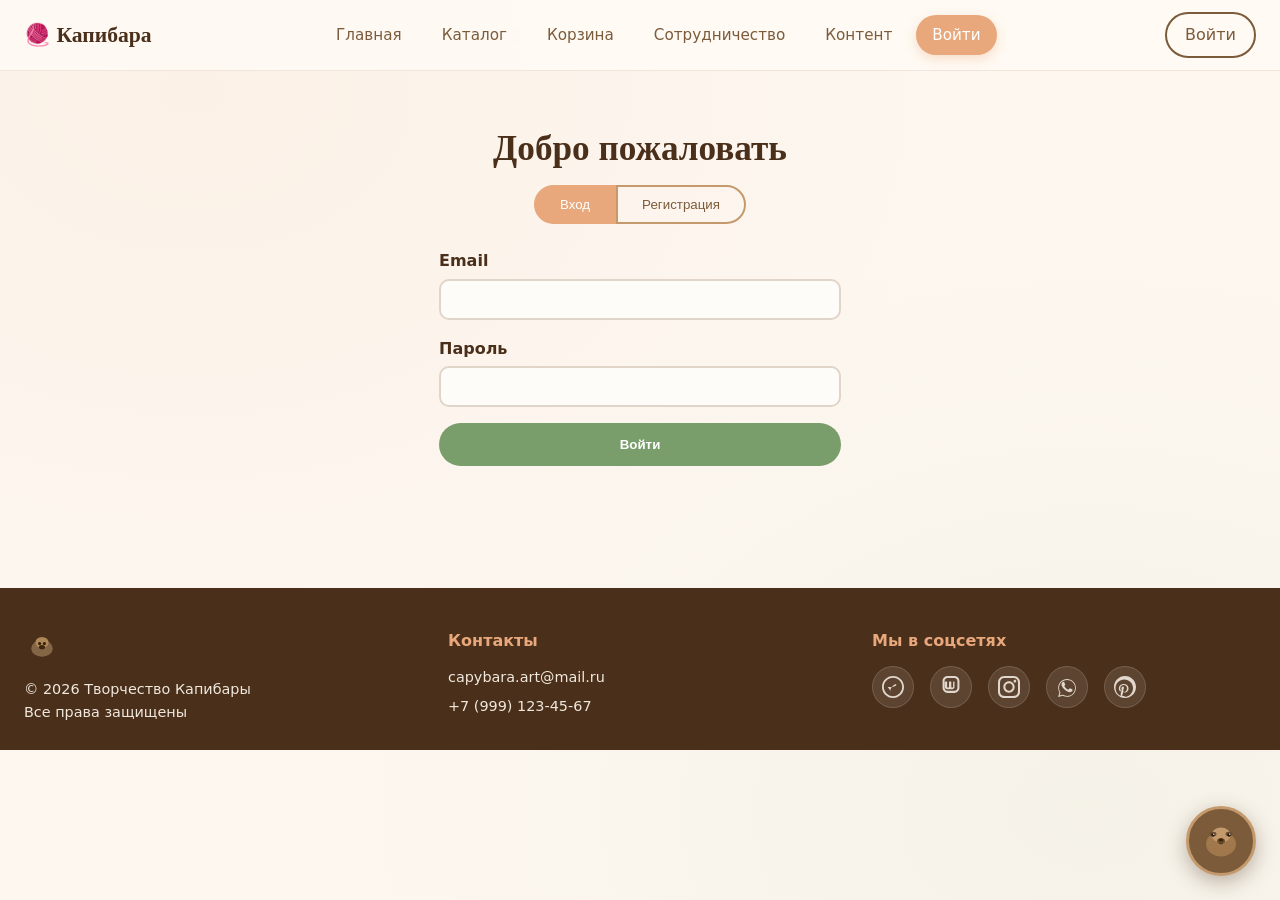
<file: account.html>
<!DOCTYPE html>
<html lang="ru">
<head>
    <meta charset="UTF-8">
    <meta name="viewport" content="width=device-width, initial-scale=1.0">
    <title>Личный кабинет — Творчество Капибары</title>
    <meta name="description" content="Управляйте профилем, заказами, избранным и адресами доставки в личном кабинете.">
    <link rel="canonical" href="https://capybara-art.ru/account.html">
    <link rel="stylesheet" href="style.css">
</head>
<body>
    <header class="header">
        <div class="header-inner">
            <a href="index.html" class="logo">🧶 Капибара</a>
            <nav class="nav">
                <a href="index.html">Главная</a>
                <a href="catalog.html">Каталог</a>
                <a href="cart.html">Корзина</a>
                <a href="cooperation.html">Сотрудничество</a>
                <a href="content.html">Контент</a>
            </nav>
            <div id="userArea"></div>
        </div>
    </header>

    <main class="section">
        <div class="account-layout">
            <aside class="account-sidebar">
                <div class="user-greeting" id="userGreeting"></div>
                <nav class="account-nav">
                    <button class="account-nav-btn active" data-section="profile">👤 Профиль</button>
                    <button class="account-nav-btn" data-section="orders">📦 История заказов</button>
                    <button class="account-nav-btn" data-section="favorites">❤️ Избранное</button>
                    <button class="account-nav-btn" data-section="tracking">🚚 Отслеживание</button>
                    <button class="account-nav-btn" data-section="addresses">🏠 Адреса доставки</button>
                    <button class="account-nav-btn" data-section="cooperation">🤝 Сотрудничество</button>
                </nav>
                <button class="btn-outline" id="logoutBtn" style="width:100%;margin-top:20px;">Выйти</button>
            </aside>

            <div class="account-content" id="accountContent">
                <!-- Динамически заполняется JS -->
            </div>
        </div>
    </main>

    <footer class="footer"><p>© 2026 Творчество Капибары</p></footer><footer class="footer" role="contentinfo">
        <div class="footer-content">
            <div class="footer-section">
                <svg viewBox="0 0 60 60" width="36" height="36" aria-hidden="true">
                    <ellipse cx="30" cy="34" rx="18" ry="14" fill="#8B6B4A"/>
                    <ellipse cx="30" cy="24" rx="11" ry="9" fill="#B8915C"/>
                    <circle cx="26" cy="26" r="2.5" fill="#2C1A08"/>
                    <circle cx="34" cy="26" r="2.5" fill="#2C1A08"/>
                    <ellipse cx="30" cy="32" rx="5" ry="3.5" fill="#3D2510"/>
                </svg>
                <p>© 2026 Творчество Капибары<br>Все права защищены</p>
            </div>
            <div class="footer-section">
                <h4>Контакты</h4>
                <p><a href="mailto:capybara.art@mail.ru">capybara.art@mail.ru</a></p>
                <p><a href="tel:+79991234567">+7 (999) 123-45-67</a></p>
            </div>
            <div class="footer-section footer-social">
                <h4>Мы в соцсетях</h4>
                <div class="social-links">
                    <a href="https://t.me/capybara_art" target="_blank" rel="noopener noreferrer" aria-label="Telegram" title="Telegram">
                        <svg viewBox="0 0 24 24" fill="currentColor"><path d="M12 0c-6.627 0-12 5.373-12 12s5.373 12 12 12 12-5.373 12-12-5.373-12-12-12zm0 2c5.514 0 10 4.486 10 10s-4.486 10-10 10-10-4.486-10-10 4.486-10 10-10zm-2.426 14.741c-.131.004-.253-.03-.344-.109-.119-.103-.182-.25-.172-.401.02-.302.058-.597.115-.886.084-.425.204-.841.358-1.245l.105-.273c.223-.575.508-1.117.848-1.618.223-.329.472-.639.745-.928.258-.273.536-.526.833-.757.785-.61 1.657-1.081 2.586-1.396.127-.043.263-.058.394-.04.201.027.388.14.5.302.11.16.139.361.075.538-.07.195-.195.367-.359.492-.441.336-.925.618-1.44.838-.423.181-.863.317-1.313.407-.21.042-.422.078-.635.107l-.108.014c-.513.068-1.03.116-1.547.14-1.049.049-2.101.071-3.154.024-.245-.011-.49-.034-.732-.07-.08-.012-.159-.03-.235-.054z"/></svg>
                    </a>
                    <a href="https://vk.com/capybara_art" target="_blank" rel="noopener noreferrer" aria-label="ВКонтакте" title="ВКонтакте">
                        <svg viewBox="0 0 24 24" fill="currentColor"><path d="M15.684 0h-7.368c-3.048 0-5.526 2.478-5.526 5.526v7.368c0 3.048 2.478 5.526 5.526 5.526h7.368c3.048 0 5.526-2.478 5.526-5.526v-7.368c0-3.048-2.478-5.526-5.526-5.526zm3.316 12.894c0 1.828-1.488 3.316-3.316 3.316h-7.368c-1.828 0-3.316-1.488-3.316-3.316v-7.368c0-1.828 1.488-3.316 3.316-3.316h7.368c1.828 0 3.316 1.488 3.316 3.316v7.368zm-2.684-6.894h-1.5c-.276 0-.5.224-.5.5v5.5c0 .276-.224.5-.5.5h-1c-.276 0-.5-.224-.5-.5v-5.5c0-.276-.224-.5-.5-.5h-1.5c-.276 0-.5.224-.5.5v5.5c0 .276-.224.5-.5.5h-1c-.276 0-.5-.224-.5-.5v-5.5c0-.276-.224-.5-.5-.5h-1.5c-.276 0-.5.224-.5.5v5.5c0 1.381 1.119 2.5 2.5 2.5h5.5c1.381 0 2.5-1.119 2.5-2.5v-5.5c0-.276-.224-.5-.5-.5z"/></svg>
                    </a>
                    <a href="https://instagram.com/capybara_art" target="_blank" rel="noopener noreferrer" aria-label="Instagram" title="Instagram">
                        <svg viewBox="0 0 24 24" fill="currentColor"><path d="M12 2.163c3.204 0 3.584.012 4.85.07 1.366.062 2.633.33 3.608 1.305.975.975 1.243 2.242 1.305 3.608.058 1.266.07 1.646.07 4.85s-.012 3.584-.07 4.85c-.062 1.366-.33 2.633-1.305 3.608-.975.975-2.242 1.243-3.608 1.305-1.266.058-1.646.07-4.85.07s-3.584-.012-4.85-.07c-1.366-.062-2.633-.33-3.608-1.305-.975-.975-1.243-2.242-1.305-3.608-.058-1.266-.07-1.646-.07-4.85s.012-3.584.07-4.85c.062-1.366.33-2.633 1.305-3.608.975-.975 2.242-1.243 3.608-1.305 1.266-.058 1.646-.07 4.85-.07zm0-2.163c-3.259 0-3.667.014-4.947.072-1.275.058-2.149.274-2.945.587-.821.32-1.517.748-2.164 1.395-.647.647-1.075 1.343-1.395 2.164-.313.796-.529 1.67-.587 2.945-.058 1.28-.072 1.688-.072 4.947s.014 3.667.072 4.947c.058 1.275.274 2.149.587 2.945.32.821.748 1.517 1.395 2.164.647.647 1.343 1.075 2.164 1.395.796.313 1.67.529 2.945.587 1.28.058 1.688.072 4.947.072s3.667-.014 4.947-.072c1.275-.058 2.149-.274 2.945-.587.821-.32 1.517-.748 2.164-1.395.647-.647 1.075-1.343 1.395-2.164.313-.796.529-1.67.587-2.945.058-1.28.072-1.688.072-4.947s-.014-3.667-.072-4.947c-.058-1.275-.274-2.149-.587-2.945-.32-.821-.748-1.517-1.395-2.164-.647-.647-1.343-1.075-2.164-1.395-.796-.313-1.67-.529-2.945-.587-1.28-.058-1.688-.072-4.947-.072zm0 5.838c-3.403 0-6.162 2.759-6.162 6.162s2.759 6.162 6.162 6.162 6.162-2.759 6.162-6.162-2.759-6.162-6.162-6.162zm0 10.162c-2.209 0-4-1.791-4-4s1.791-4 4-4 4 1.791 4 4-1.791 4-4 4zm6.406-11.845c-.796 0-1.441.645-1.441 1.441s.645 1.441 1.441 1.441 1.441-.645 1.441-1.441-.645-1.441-1.441-1.441z"/></svg>
                    </a>
                    <a href="https://wa.me/79991234567" target="_blank" rel="noopener noreferrer" aria-label="WhatsApp" title="WhatsApp">
                        <svg viewBox="0 0 24 24" fill="currentColor"><path d="M17.472 14.382c-.297-.149-1.758-.867-2.03-.967-.273-.099-.471-.148-.67.15-.197.297-.767.966-.94 1.164-.173.199-.347.223-.644.075-.297-.15-1.255-.463-2.39-1.475-.883-.788-1.48-1.761-1.653-2.059-.173-.297-.018-.458.13-.606.134-.133.298-.347.446-.52.149-.174.198-.298.298-.497.099-.198.05-.371-.025-.52-.075-.149-.669-1.612-.916-2.207-.242-.579-.487-.5-.669-.51-.173-.008-.371-.01-.57-.01-.198 0-.52.074-.792.372-.272.297-1.04 1.016-1.04 2.479 0 1.462 1.065 2.875 1.213 3.074.149.198 2.096 3.2 5.077 4.487.709.306 1.262.489 1.694.625.712.227 1.36.195 1.871.118.571-.085 1.758-.719 2.006-1.413.248-.694.248-1.289.173-1.413-.074-.124-.272-.198-.57-.347m-5.421 7.403h-.004c-1.562 0-3.095-.42-4.452-1.216l-.319-.189-3.308.868.883-3.225-.208-.33c-.869-1.382-1.328-2.969-1.328-4.609 0-4.816 3.92-8.736 8.736-8.736 2.333.001 4.526.91 6.176 2.56 1.65 1.65 2.558 3.844 2.558 6.177 0 4.816-3.92 8.736-8.736 8.736zm6.824-15.561c-1.822-1.822-4.245-2.825-6.824-2.825-5.32 0-9.649 4.329-9.649 9.649 0 1.696.443 3.36 1.286 4.823l-1.368 5.001 5.116-1.342c1.408.768 2.995 1.174 4.614 1.174h.004c5.319 0 9.648-4.329 9.648-9.649 0-2.578-1.003-5.002-2.827-6.831z"/></svg>
                    </a>
                    <a href="https://pinterest.com/capybara_art" target="_blank" rel="noopener noreferrer" aria-label="Pinterest" title="Pinterest">
                        <svg viewBox="0 0 24 24" fill="currentColor"><path d="M12 0c-6.627 0-12 5.373-12 12s5.373 12 12 12 12-5.373 12-12-5.373-12-12-12zm0 22c-1.182 0-2.317-.212-3.37-.596.462-.721.823-1.485 1.037-2.305.101-.388.517-1.982.517-1.982.27.515.97.954 1.739.954 2.288 0 3.939-2.105 3.939-4.719 0-2.503-2.045-4.732-5.114-4.732-3.572 0-5.443 2.395-5.443 5.008 0 1.212.647 2.722 1.682 3.203.156.073.241.041.277-.111.03-.123.166-.673.228-.933.02-.084.01-.156-.056-.254-.346-.425-.628-1.206-.628-1.933 0-1.865 1.401-3.673 3.798-3.673 2.067 0 3.524 1.406 3.524 3.429 0 2.279-1.152 3.964-2.758 3.964-.862 0-1.507-.714-1.3-1.589.248-1.043.727-2.169.727-2.922 0-.674-.362-1.236-1.111-1.236-.881 0-1.589.912-1.589 2.133 0 .778.263 1.304.263 1.304s-.871 3.687-1.024 4.339c-.178.758-.106 1.809.018 2.506-3.308-1.484-5.645-4.769-5.645-8.611 0-5.247 4.253-9.5 9.5-9.5s9.5 4.253 9.5 9.5-4.253 9.5-9.5 9.5z"/></svg>
                    </a>
                </div>
            </div>
        </div>
    </footer>
    <div id="toast" class="toast"></div>
    <script src="script.js"></script>
    <!-- Вся логика теперь в script.js, этот файл чист -->
</body>
</html>
</file>
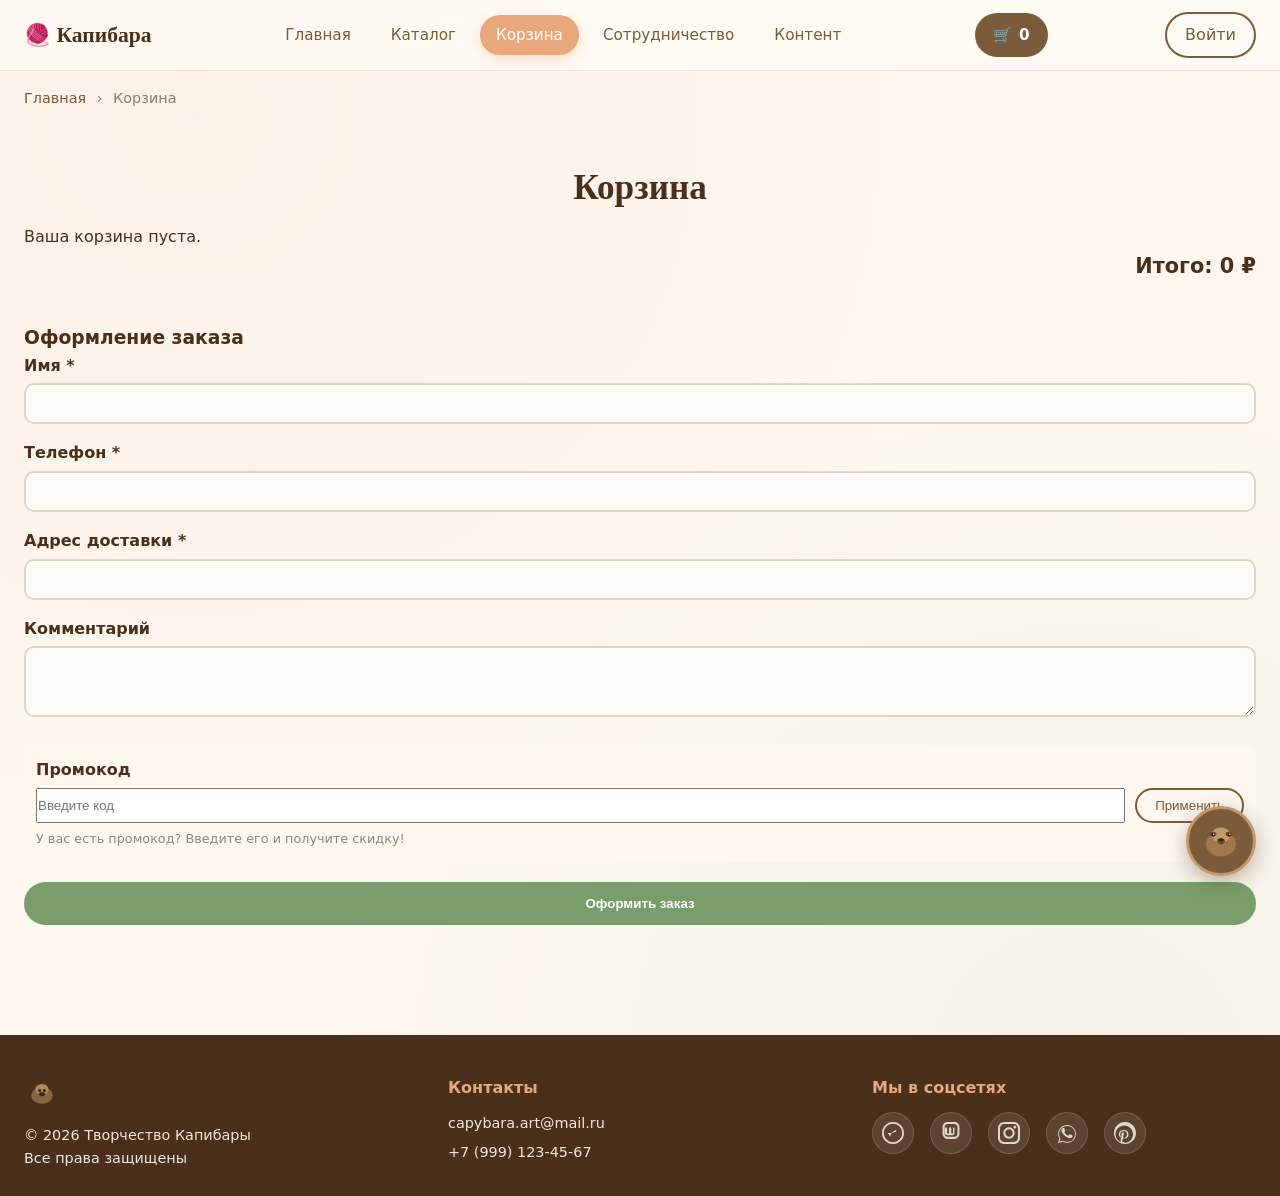
<file: cart.html>
<!DOCTYPE html>
<html lang="ru">
<head>
    <meta charset="UTF-8">
    <meta name="viewport" content="width=device-width, initial-scale=1.0">
    <title>Корзина — Творчество Капибары</title>
    <meta name="description" content="Оформите заказ на изделия ручной работы в корзине магазина Творчество Капибары. Быстрая доставка по России.">
    <link rel="canonical" href="https://capybara-art.ru/cart.html">
    <link rel="stylesheet" href="style.css">
</head>
<body>
    <header class="header">
        <div class="header-inner">
            <a href="index.html" class="logo">🧶 Капибара</a>
            <nav class="nav" aria-label="Основное меню">
                <a href="index.html">Главная</a>
                <a href="catalog.html">Каталог</a>
                <a href="cart.html" class="active">Корзина</a>
                <a href="cooperation.html">Сотрудничество</a>
                <a href="content.html">Контент</a>
            </nav>
            <a href="cart.html" class="cart-btn" aria-label="Корзина">🛒 <span id="cartBadge">0</span></a>
            <div id="userArea"></div>
        </div>
    </header>

    <nav class="breadcrumbs" aria-label="Хлебные крошки">
        <a href="index.html">Главная</a> <span>›</span> Корзина
    </nav>

    <main class="section">
        <h1 class="section-title">Корзина</h1>
        <div id="cartItemsContainer"></div>
        <p style="text-align:right;font-weight:700;font-size:1.3rem;">Итого: <span id="cartTotal">0 ₽</span></p>

        <h3 style="margin-top:40px;">Оформление заказа</h3>
        <form id="orderForm">
            <div class="form-group"><label for="name">Имя *</label><input type="text" id="name" required></div>
            <div class="form-group"><label for="phone">Телефон *</label><input type="tel" id="phone" required></div>
            <div class="form-group"><label for="address">Адрес доставки *</label><input type="text" id="address" required></div>
            <div class="form-group"><label for="comment">Комментарий</label><textarea id="comment" rows="3"></textarea></div>

            <div class="promo-section" style="margin:20px 0; padding:12px; background:#fdf7f0; border-radius:var(--radius-sm);">
                <label for="promoCode" style="font-weight:600;">Промокод</label>
                <div style="display:flex; gap:10px; margin-top:6px;">
                    <input type="text" id="promoCode" placeholder="Введите код" style="flex:1;">
                    <button type="button" id="applyPromoBtn" class="btn-outline">Применить</button>
                </div>
                <p id="promoMessage" style="margin:6px 0 0; font-size:0.85rem;"></p>
                <p style="font-size:0.8rem; color:#888;">У вас есть промокод? Введите его и получите скидку!</p>
            </div>

            <button type="submit" class="btn-submit">Оформить заказ</button>
        </form>
    </main>

    <footer class="footer" role="contentinfo">
        <div class="footer-content">
            <div class="footer-section">
                <svg viewBox="0 0 60 60" width="36" height="36" aria-hidden="true">
                    <ellipse cx="30" cy="34" rx="18" ry="14" fill="#8B6B4A"/>
                    <ellipse cx="30" cy="24" rx="11" ry="9" fill="#B8915C"/>
                    <circle cx="26" cy="26" r="2.5" fill="#2C1A08"/>
                    <circle cx="34" cy="26" r="2.5" fill="#2C1A08"/>
                    <ellipse cx="30" cy="32" rx="5" ry="3.5" fill="#3D2510"/>
                </svg>
                <p>© 2026 Творчество Капибары<br>Все права защищены</p>
            </div>
            <div class="footer-section">
                <h4>Контакты</h4>
                <p><a href="mailto:capybara.art@mail.ru">capybara.art@mail.ru</a></p>
                <p><a href="tel:+79991234567">+7 (999) 123-45-67</a></p>
            </div>
            <div class="footer-section footer-social">
                <h4>Мы в соцсетях</h4>
                <div class="social-links">
                    <a href="https://t.me/capybara_art" target="_blank" rel="noopener noreferrer" aria-label="Telegram" title="Telegram">
                        <svg viewBox="0 0 24 24" fill="currentColor"><path d="M12 0c-6.627 0-12 5.373-12 12s5.373 12 12 12 12-5.373 12-12-5.373-12-12-12zm0 2c5.514 0 10 4.486 10 10s-4.486 10-10 10-10-4.486-10-10 4.486-10 10-10zm-2.426 14.741c-.131.004-.253-.03-.344-.109-.119-.103-.182-.25-.172-.401.02-.302.058-.597.115-.886.084-.425.204-.841.358-1.245l.105-.273c.223-.575.508-1.117.848-1.618.223-.329.472-.639.745-.928.258-.273.536-.526.833-.757.785-.61 1.657-1.081 2.586-1.396.127-.043.263-.058.394-.04.201.027.388.14.5.302.11.16.139.361.075.538-.07.195-.195.367-.359.492-.441.336-.925.618-1.44.838-.423.181-.863.317-1.313.407-.21.042-.422.078-.635.107l-.108.014c-.513.068-1.03.116-1.547.14-1.049.049-2.101.071-3.154.024-.245-.011-.49-.034-.732-.07-.08-.012-.159-.03-.235-.054z"/></svg>
                    </a>
                    <a href="https://vk.com/capybara_art" target="_blank" rel="noopener noreferrer" aria-label="ВКонтакте" title="ВКонтакте">
                        <svg viewBox="0 0 24 24" fill="currentColor"><path d="M15.684 0h-7.368c-3.048 0-5.526 2.478-5.526 5.526v7.368c0 3.048 2.478 5.526 5.526 5.526h7.368c3.048 0 5.526-2.478 5.526-5.526v-7.368c0-3.048-2.478-5.526-5.526-5.526zm3.316 12.894c0 1.828-1.488 3.316-3.316 3.316h-7.368c-1.828 0-3.316-1.488-3.316-3.316v-7.368c0-1.828 1.488-3.316 3.316-3.316h7.368c1.828 0 3.316 1.488 3.316 3.316v7.368zm-2.684-6.894h-1.5c-.276 0-.5.224-.5.5v5.5c0 .276-.224.5-.5.5h-1c-.276 0-.5-.224-.5-.5v-5.5c0-.276-.224-.5-.5-.5h-1.5c-.276 0-.5.224-.5.5v5.5c0 .276-.224.5-.5.5h-1c-.276 0-.5-.224-.5-.5v-5.5c0-.276-.224-.5-.5-.5h-1.5c-.276 0-.5.224-.5.5v5.5c0 1.381 1.119 2.5 2.5 2.5h5.5c1.381 0 2.5-1.119 2.5-2.5v-5.5c0-.276-.224-.5-.5-.5z"/></svg>
                    </a>
                    <a href="https://instagram.com/capybara_art" target="_blank" rel="noopener noreferrer" aria-label="Instagram" title="Instagram">
                        <svg viewBox="0 0 24 24" fill="currentColor"><path d="M12 2.163c3.204 0 3.584.012 4.85.07 1.366.062 2.633.33 3.608 1.305.975.975 1.243 2.242 1.305 3.608.058 1.266.07 1.646.07 4.85s-.012 3.584-.07 4.85c-.062 1.366-.33 2.633-1.305 3.608-.975.975-2.242 1.243-3.608 1.305-1.266.058-1.646.07-4.85.07s-3.584-.012-4.85-.07c-1.366-.062-2.633-.33-3.608-1.305-.975-.975-1.243-2.242-1.305-3.608-.058-1.266-.07-1.646-.07-4.85s.012-3.584.07-4.85c.062-1.366.33-2.633 1.305-3.608.975-.975 2.242-1.243 3.608-1.305 1.266-.058 1.646-.07 4.85-.07zm0-2.163c-3.259 0-3.667.014-4.947.072-1.275.058-2.149.274-2.945.587-.821.32-1.517.748-2.164 1.395-.647.647-1.075 1.343-1.395 2.164-.313.796-.529 1.67-.587 2.945-.058 1.28-.072 1.688-.072 4.947s.014 3.667.072 4.947c.058 1.275.274 2.149.587 2.945.32.821.748 1.517 1.395 2.164.647.647 1.343 1.075 2.164 1.395.796.313 1.67.529 2.945.587 1.28.058 1.688.072 4.947.072s3.667-.014 4.947-.072c1.275-.058 2.149-.274 2.945-.587.821-.32 1.517-.748 2.164-1.395.647-.647 1.075-1.343 1.395-2.164.313-.796.529-1.67.587-2.945.058-1.28.072-1.688.072-4.947s-.014-3.667-.072-4.947c-.058-1.275-.274-2.149-.587-2.945-.32-.821-.748-1.517-1.395-2.164-.647-.647-1.343-1.075-2.164-1.395-.796-.313-1.67-.529-2.945-.587-1.28-.058-1.688-.072-4.947-.072zm0 5.838c-3.403 0-6.162 2.759-6.162 6.162s2.759 6.162 6.162 6.162 6.162-2.759 6.162-6.162-2.759-6.162-6.162-6.162zm0 10.162c-2.209 0-4-1.791-4-4s1.791-4 4-4 4 1.791 4 4-1.791 4-4 4zm6.406-11.845c-.796 0-1.441.645-1.441 1.441s.645 1.441 1.441 1.441 1.441-.645 1.441-1.441-.645-1.441-1.441-1.441z"/></svg>
                    </a>
                    <a href="https://wa.me/79991234567" target="_blank" rel="noopener noreferrer" aria-label="WhatsApp" title="WhatsApp">
                        <svg viewBox="0 0 24 24" fill="currentColor"><path d="M17.472 14.382c-.297-.149-1.758-.867-2.03-.967-.273-.099-.471-.148-.67.15-.197.297-.767.966-.94 1.164-.173.199-.347.223-.644.075-.297-.15-1.255-.463-2.39-1.475-.883-.788-1.48-1.761-1.653-2.059-.173-.297-.018-.458.13-.606.134-.133.298-.347.446-.52.149-.174.198-.298.298-.497.099-.198.05-.371-.025-.52-.075-.149-.669-1.612-.916-2.207-.242-.579-.487-.5-.669-.51-.173-.008-.371-.01-.57-.01-.198 0-.52.074-.792.372-.272.297-1.04 1.016-1.04 2.479 0 1.462 1.065 2.875 1.213 3.074.149.198 2.096 3.2 5.077 4.487.709.306 1.262.489 1.694.625.712.227 1.36.195 1.871.118.571-.085 1.758-.719 2.006-1.413.248-.694.248-1.289.173-1.413-.074-.124-.272-.198-.57-.347m-5.421 7.403h-.004c-1.562 0-3.095-.42-4.452-1.216l-.319-.189-3.308.868.883-3.225-.208-.33c-.869-1.382-1.328-2.969-1.328-4.609 0-4.816 3.92-8.736 8.736-8.736 2.333.001 4.526.91 6.176 2.56 1.65 1.65 2.558 3.844 2.558 6.177 0 4.816-3.92 8.736-8.736 8.736zm6.824-15.561c-1.822-1.822-4.245-2.825-6.824-2.825-5.32 0-9.649 4.329-9.649 9.649 0 1.696.443 3.36 1.286 4.823l-1.368 5.001 5.116-1.342c1.408.768 2.995 1.174 4.614 1.174h.004c5.319 0 9.648-4.329 9.648-9.649 0-2.578-1.003-5.002-2.827-6.831z"/></svg>
                    </a>
                    <a href="https://pinterest.com/capybara_art" target="_blank" rel="noopener noreferrer" aria-label="Pinterest" title="Pinterest">
                        <svg viewBox="0 0 24 24" fill="currentColor"><path d="M12 0c-6.627 0-12 5.373-12 12s5.373 12 12 12 12-5.373 12-12-5.373-12-12-12zm0 22c-1.182 0-2.317-.212-3.37-.596.462-.721.823-1.485 1.037-2.305.101-.388.517-1.982.517-1.982.27.515.97.954 1.739.954 2.288 0 3.939-2.105 3.939-4.719 0-2.503-2.045-4.732-5.114-4.732-3.572 0-5.443 2.395-5.443 5.008 0 1.212.647 2.722 1.682 3.203.156.073.241.041.277-.111.03-.123.166-.673.228-.933.02-.084.01-.156-.056-.254-.346-.425-.628-1.206-.628-1.933 0-1.865 1.401-3.673 3.798-3.673 2.067 0 3.524 1.406 3.524 3.429 0 2.279-1.152 3.964-2.758 3.964-.862 0-1.507-.714-1.3-1.589.248-1.043.727-2.169.727-2.922 0-.674-.362-1.236-1.111-1.236-.881 0-1.589.912-1.589 2.133 0 .778.263 1.304.263 1.304s-.871 3.687-1.024 4.339c-.178.758-.106 1.809.018 2.506-3.308-1.484-5.645-4.769-5.645-8.611 0-5.247 4.253-9.5 9.5-9.5s9.5 4.253 9.5 9.5-4.253 9.5-9.5 9.5z"/></svg>
                    </a>
                </div>
            </div>
        </div>
    </footer>
    <button id="scrollTopBtn" class="scroll-top" aria-label="Наверх">↑</button>
    <div id="toast" class="toast" role="status" aria-live="polite"></div>
    <script src="script.js"></script>
</body>
</html>
</file>
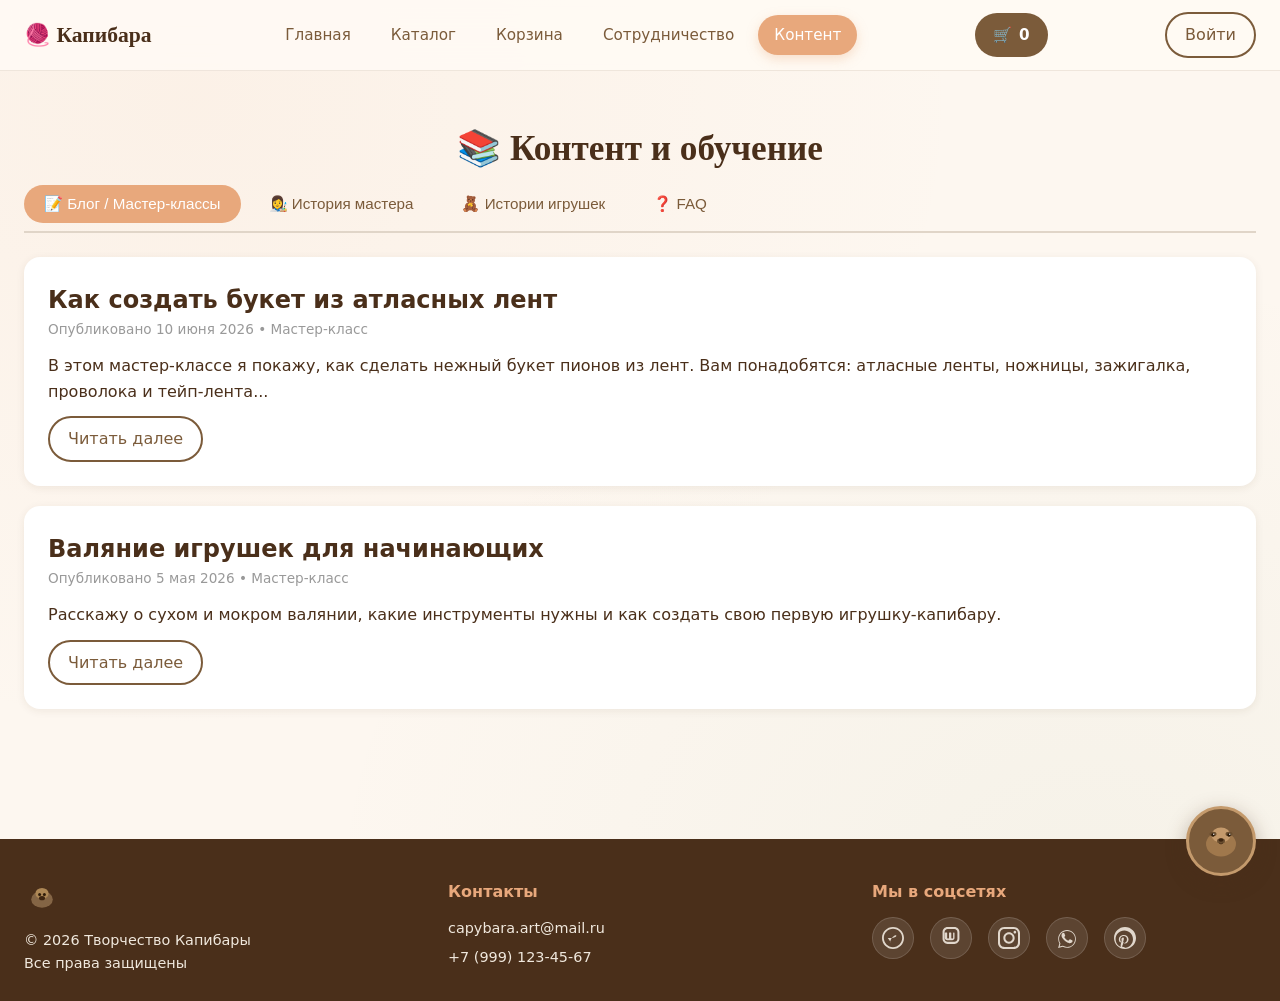
<file: content.html>
<!DOCTYPE html>
<html lang="ru">
<head>
    <meta charset="UTF-8">
    <meta name="viewport" content="width=device-width, initial-scale=1.0">
    <title>Контент — Творчество Капибары</title>
    <meta name="description" content="Мастер-классы, история мастера, истории игрушек и FAQ в блоге Творчества Капибары.">
    <link rel="canonical" href="https://capybara-art.ru/content.html">
    <link rel="stylesheet" href="style.css">
</head>
<body>
    <header class="header">
        <div class="header-inner">
            <a href="index.html" class="logo">🧶 Капибара</a>
            <nav class="nav">
                <a href="index.html">Главная</a>
                <a href="catalog.html">Каталог</a>
                <a href="cart.html">Корзина</a>
                <a href="cooperation.html">Сотрудничество</a>
                <a href="content.html" class="active">Контент</a>
            </nav>
            <a href="cart.html" class="cart-btn">🛒 <span id="cartBadge">0</span></a>
            <div id="userArea"></div>
        </div>
    </header>

    <main class="section">
        <h1 class="section-title">📚 Контент и обучение</h1>
        <div class="content-tabs">
            <button class="content-tab active" data-target="blog">📝 Блог / Мастер-классы</button>
            <button class="content-tab" data-target="master-story">👩‍🎨 История мастера</button>
            <button class="content-tab" data-target="toy-stories">🧸 Истории игрушек</button>
            <button class="content-tab" data-target="faq">❓ FAQ</button>
        </div>

        <div class="content-panel active" id="blog">
            <div class="blog-post" data-article="article1">
                <h2>Как создать букет из атласных лент</h2>
                <div class="meta">Опубликовано 10 июня 2026 • Мастер-класс</div>
                <p>В этом мастер-классе я покажу, как сделать нежный букет пионов из лент. Вам понадобятся: атласные ленты, ножницы, зажигалка, проволока и тейп-лента...</p>
                <a href="#" class="btn-outline read-more-btn" data-article="article1" style="display:inline-block;margin-top:12px;">Читать далее</a>
            </div>
            <div class="blog-post" data-article="article2">
                <h2>Валяние игрушек для начинающих</h2>
                <div class="meta">Опубликовано 5 мая 2026 • Мастер-класс</div>
                <p>Расскажу о сухом и мокром валянии, какие инструменты нужны и как создать свою первую игрушку-капибару.</p>
                <a href="#" class="btn-outline read-more-btn" data-article="article2" style="display:inline-block;margin-top:12px;">Читать далее</a>
            </div>
        </div>

        <div class="content-panel" id="master-story">
            <h2>О мастере</h2>
            <p style="margin-bottom:16px;">Меня зовут Анна, и я — создатель бренда «Творчество Капибары». Моя любовь к рукоделию началась ещё в детстве, когда я часами мастерила что-то своими руками из бумаги и картона. Позже я освоила валяние и картины из шерсти, создание цветов из лент, вышивку крестиком, создание украшений из различных материалов и многое другое. Почему капибара стала символом моего творчества? Всё очень просто! Несколько лет назад у меня появилась игрушка - маленькая плюшевая капибара, которая стала моим талисманом. Потом этих игрушек становилось у меня всё больше и больше. В итоге капибара стала символом моего творчества. Не только из-за моей любви к этим животным, но и благодаря их интересному характеру — ведь эти зверьки такие же уютные и добрые, как мои изделия. Каждую работу я делаю с теплом и вниманием к деталям, чтобы она радовала своего обладателя.</p>
            <p>Моя мастерская находится в отдалённом городке Иркутской области, но заказы отправляю в разные регионы России. Спасибо, что заглянули!</p>
        </div>

        <div class="content-panel" id="toy-stories">
            <h2>Истории создания наших игрушек</h2>
            <div class="blog-post">
                <h3>🦫 Капибара из шерсти</h3>
                <p>Идея создать валяную капибару пришла давольно неожиданно. Мои друзья постоянно называют и сравнивают меня с капибарой и поэтому идея создания такой игрушки была у меня давно. Но никак не хватало времени на то, чтобы осуществить затеянное. А в один прекрасный день я познакомилась с очень интересным человеком, которого также постоянно называли капибарой! Да и сам он был похож на этого зверька. Мне очень захотелось сделать ему подарок, так что я сразу же взялась за иголку. Подарить так и не получилось, но зато на свет появился маленький зверёк! Первая капибара получилась слегка кособокой, но очень милой. Теперь это наш бестселлер!</p>
            </div>
            <div class="blog-post">
                <h3>🐱 Котик валяный</h3>
                <p>Этого котика я сваляла в подарок племяннице на день рождения. Получился такой пушистый и забавный, что я решила добавить его в постоянный ассортимент. Каждый котик уникален — у него свой характер и выражение мордочки.</p>
            </div>
            <div class="blog-post">
                <h3>Зайчик валяный</h3>
                <p>Этого зайчика я сваляла в подарок одному очень хорошему человеку, чтобы в трудное время у него был талисман, приносящий удачу. Он получился очень милый и интересный! А позже я решила добавить его в постоянный ассортимент, чтобы каждый человек мог получить такой подарок, который приносил бы ему счастье и удачу даже в самые трудные времена. Каждый зайчик уникален, но всех их объединяет желание помогать людям в трудных ситуациях.</p>
            </div>
        </div>

        <div class="content-panel" id="faq">
            <h2>Часто задаваемые вопросы</h2>
            <div class="faq-item">
                <div class="faq-question">Как ухаживать за букетом из лент?</div>
                <div class="faq-answer">Букеты из лент не требуют полива! Достаточно иногда смахивать пыль мягкой кисточкой. Храните вдали от прямых солнечных лучей, чтобы цвета не выгорали.</div>
            </div>
            <div class="faq-item">
                <div class="faq-question">Можно ли стирать игрушки из шерсти?</div>
                <div class="faq-answer">Сухое валяние не рекомендуется мочить. Лучше чистить мягкой щёткой или использовать влажную губку для удаления локальных загрязнений.</div>
            </div>
            <div class="faq-item">
                <div class="faq-question">Сколько времени занимает изготовление заказа?</div>
                <div class="faq-answer">Обычно 3–7 дней в зависимости от сложности. Срочные заказы обсуждаются индивидуально.</div>
            </div>
            <div class="faq-item">
                <div class="faq-question">Делаете ли вы индивидуальные заказы?</div>
                <div class="faq-answer">Да, я с удовольствием берусь за персонализированные проекты. Напишите мне на почту или в соцсетях, чтобы обсудить идею.</div>
            </div>
        </div>
    </main>

    <footer class="footer" role="contentinfo">
        <div class="footer-content">
            <div class="footer-section">
                <svg viewBox="0 0 60 60" width="36" height="36" aria-hidden="true">
                    <ellipse cx="30" cy="34" rx="18" ry="14" fill="#8B6B4A"/>
                    <ellipse cx="30" cy="24" rx="11" ry="9" fill="#B8915C"/>
                    <circle cx="26" cy="26" r="2.5" fill="#2C1A08"/>
                    <circle cx="34" cy="26" r="2.5" fill="#2C1A08"/>
                    <ellipse cx="30" cy="32" rx="5" ry="3.5" fill="#3D2510"/>
                </svg>
                <p>© 2026 Творчество Капибары<br>Все права защищены</p>
            </div>
            <div class="footer-section">
                <h4>Контакты</h4>
                <p><a href="mailto:capybara.art@mail.ru">capybara.art@mail.ru</a></p>
                <p><a href="tel:+79991234567">+7 (999) 123-45-67</a></p>
            </div>
            <div class="footer-section footer-social">
                <h4>Мы в соцсетях</h4>
                <div class="social-links">
                    <a href="https://t.me/capybara_art" target="_blank" rel="noopener noreferrer" aria-label="Telegram" title="Telegram">
                        <svg viewBox="0 0 24 24" fill="currentColor"><path d="M12 0c-6.627 0-12 5.373-12 12s5.373 12 12 12 12-5.373 12-12-5.373-12-12-12zm0 2c5.514 0 10 4.486 10 10s-4.486 10-10 10-10-4.486-10-10 4.486-10 10-10zm-2.426 14.741c-.131.004-.253-.03-.344-.109-.119-.103-.182-.25-.172-.401.02-.302.058-.597.115-.886.084-.425.204-.841.358-1.245l.105-.273c.223-.575.508-1.117.848-1.618.223-.329.472-.639.745-.928.258-.273.536-.526.833-.757.785-.61 1.657-1.081 2.586-1.396.127-.043.263-.058.394-.04.201.027.388.14.5.302.11.16.139.361.075.538-.07.195-.195.367-.359.492-.441.336-.925.618-1.44.838-.423.181-.863.317-1.313.407-.21.042-.422.078-.635.107l-.108.014c-.513.068-1.03.116-1.547.14-1.049.049-2.101.071-3.154.024-.245-.011-.49-.034-.732-.07-.08-.012-.159-.03-.235-.054z"/></svg>
                    </a>
                    <a href="https://vk.com/capybara_art" target="_blank" rel="noopener noreferrer" aria-label="ВКонтакте" title="ВКонтакте">
                        <svg viewBox="0 0 24 24" fill="currentColor"><path d="M15.684 0h-7.368c-3.048 0-5.526 2.478-5.526 5.526v7.368c0 3.048 2.478 5.526 5.526 5.526h7.368c3.048 0 5.526-2.478 5.526-5.526v-7.368c0-3.048-2.478-5.526-5.526-5.526zm3.316 12.894c0 1.828-1.488 3.316-3.316 3.316h-7.368c-1.828 0-3.316-1.488-3.316-3.316v-7.368c0-1.828 1.488-3.316 3.316-3.316h7.368c1.828 0 3.316 1.488 3.316 3.316v7.368zm-2.684-6.894h-1.5c-.276 0-.5.224-.5.5v5.5c0 .276-.224.5-.5.5h-1c-.276 0-.5-.224-.5-.5v-5.5c0-.276-.224-.5-.5-.5h-1.5c-.276 0-.5.224-.5.5v5.5c0 .276-.224.5-.5.5h-1c-.276 0-.5-.224-.5-.5v-5.5c0-.276-.224-.5-.5-.5h-1.5c-.276 0-.5.224-.5.5v5.5c0 1.381 1.119 2.5 2.5 2.5h5.5c1.381 0 2.5-1.119 2.5-2.5v-5.5c0-.276-.224-.5-.5-.5z"/></svg>
                    </a>
                    <a href="https://instagram.com/capybara_art" target="_blank" rel="noopener noreferrer" aria-label="Instagram" title="Instagram">
                        <svg viewBox="0 0 24 24" fill="currentColor"><path d="M12 2.163c3.204 0 3.584.012 4.85.07 1.366.062 2.633.33 3.608 1.305.975.975 1.243 2.242 1.305 3.608.058 1.266.07 1.646.07 4.85s-.012 3.584-.07 4.85c-.062 1.366-.33 2.633-1.305 3.608-.975.975-2.242 1.243-3.608 1.305-1.266.058-1.646.07-4.85.07s-3.584-.012-4.85-.07c-1.366-.062-2.633-.33-3.608-1.305-.975-.975-1.243-2.242-1.305-3.608-.058-1.266-.07-1.646-.07-4.85s.012-3.584.07-4.85c.062-1.366.33-2.633 1.305-3.608.975-.975 2.242-1.243 3.608-1.305 1.266-.058 1.646-.07 4.85-.07zm0-2.163c-3.259 0-3.667.014-4.947.072-1.275.058-2.149.274-2.945.587-.821.32-1.517.748-2.164 1.395-.647.647-1.075 1.343-1.395 2.164-.313.796-.529 1.67-.587 2.945-.058 1.28-.072 1.688-.072 4.947s.014 3.667.072 4.947c.058 1.275.274 2.149.587 2.945.32.821.748 1.517 1.395 2.164.647.647 1.343 1.075 2.164 1.395.796.313 1.67.529 2.945.587 1.28.058 1.688.072 4.947.072s3.667-.014 4.947-.072c1.275-.058 2.149-.274 2.945-.587.821-.32 1.517-.748 2.164-1.395.647-.647 1.075-1.343 1.395-2.164.313-.796.529-1.67.587-2.945.058-1.28.072-1.688.072-4.947s-.014-3.667-.072-4.947c-.058-1.275-.274-2.149-.587-2.945-.32-.821-.748-1.517-1.395-2.164-.647-.647-1.343-1.075-2.164-1.395-.796-.313-1.67-.529-2.945-.587-1.28-.058-1.688-.072-4.947-.072zm0 5.838c-3.403 0-6.162 2.759-6.162 6.162s2.759 6.162 6.162 6.162 6.162-2.759 6.162-6.162-2.759-6.162-6.162-6.162zm0 10.162c-2.209 0-4-1.791-4-4s1.791-4 4-4 4 1.791 4 4-1.791 4-4 4zm6.406-11.845c-.796 0-1.441.645-1.441 1.441s.645 1.441 1.441 1.441 1.441-.645 1.441-1.441-.645-1.441-1.441-1.441z"/></svg>
                    </a>
                    <a href="https://wa.me/79991234567" target="_blank" rel="noopener noreferrer" aria-label="WhatsApp" title="WhatsApp">
                        <svg viewBox="0 0 24 24" fill="currentColor"><path d="M17.472 14.382c-.297-.149-1.758-.867-2.03-.967-.273-.099-.471-.148-.67.15-.197.297-.767.966-.94 1.164-.173.199-.347.223-.644.075-.297-.15-1.255-.463-2.39-1.475-.883-.788-1.48-1.761-1.653-2.059-.173-.297-.018-.458.13-.606.134-.133.298-.347.446-.52.149-.174.198-.298.298-.497.099-.198.05-.371-.025-.52-.075-.149-.669-1.612-.916-2.207-.242-.579-.487-.5-.669-.51-.173-.008-.371-.01-.57-.01-.198 0-.52.074-.792.372-.272.297-1.04 1.016-1.04 2.479 0 1.462 1.065 2.875 1.213 3.074.149.198 2.096 3.2 5.077 4.487.709.306 1.262.489 1.694.625.712.227 1.36.195 1.871.118.571-.085 1.758-.719 2.006-1.413.248-.694.248-1.289.173-1.413-.074-.124-.272-.198-.57-.347m-5.421 7.403h-.004c-1.562 0-3.095-.42-4.452-1.216l-.319-.189-3.308.868.883-3.225-.208-.33c-.869-1.382-1.328-2.969-1.328-4.609 0-4.816 3.92-8.736 8.736-8.736 2.333.001 4.526.91 6.176 2.56 1.65 1.65 2.558 3.844 2.558 6.177 0 4.816-3.92 8.736-8.736 8.736zm6.824-15.561c-1.822-1.822-4.245-2.825-6.824-2.825-5.32 0-9.649 4.329-9.649 9.649 0 1.696.443 3.36 1.286 4.823l-1.368 5.001 5.116-1.342c1.408.768 2.995 1.174 4.614 1.174h.004c5.319 0 9.648-4.329 9.648-9.649 0-2.578-1.003-5.002-2.827-6.831z"/></svg>
                    </a>
                    <a href="https://pinterest.com/capybara_art" target="_blank" rel="noopener noreferrer" aria-label="Pinterest" title="Pinterest">
                        <svg viewBox="0 0 24 24" fill="currentColor"><path d="M12 0c-6.627 0-12 5.373-12 12s5.373 12 12 12 12-5.373 12-12-5.373-12-12-12zm0 22c-1.182 0-2.317-.212-3.37-.596.462-.721.823-1.485 1.037-2.305.101-.388.517-1.982.517-1.982.27.515.97.954 1.739.954 2.288 0 3.939-2.105 3.939-4.719 0-2.503-2.045-4.732-5.114-4.732-3.572 0-5.443 2.395-5.443 5.008 0 1.212.647 2.722 1.682 3.203.156.073.241.041.277-.111.03-.123.166-.673.228-.933.02-.084.01-.156-.056-.254-.346-.425-.628-1.206-.628-1.933 0-1.865 1.401-3.673 3.798-3.673 2.067 0 3.524 1.406 3.524 3.429 0 2.279-1.152 3.964-2.758 3.964-.862 0-1.507-.714-1.3-1.589.248-1.043.727-2.169.727-2.922 0-.674-.362-1.236-1.111-1.236-.881 0-1.589.912-1.589 2.133 0 .778.263 1.304.263 1.304s-.871 3.687-1.024 4.339c-.178.758-.106 1.809.018 2.506-3.308-1.484-5.645-4.769-5.645-8.611 0-5.247 4.253-9.5 9.5-9.5s9.5 4.253 9.5 9.5-4.253 9.5-9.5 9.5z"/></svg>
                    </a>
                </div>
            </div>
        </div>
    </footer>
    <button id="scrollTopBtn" class="scroll-top" aria-label="Наверх">↑</button>
    <div id="toast" class="toast" role="status" aria-live="polite"></div>
    <script src="script.js"></script>
</body>
</html>
</file>
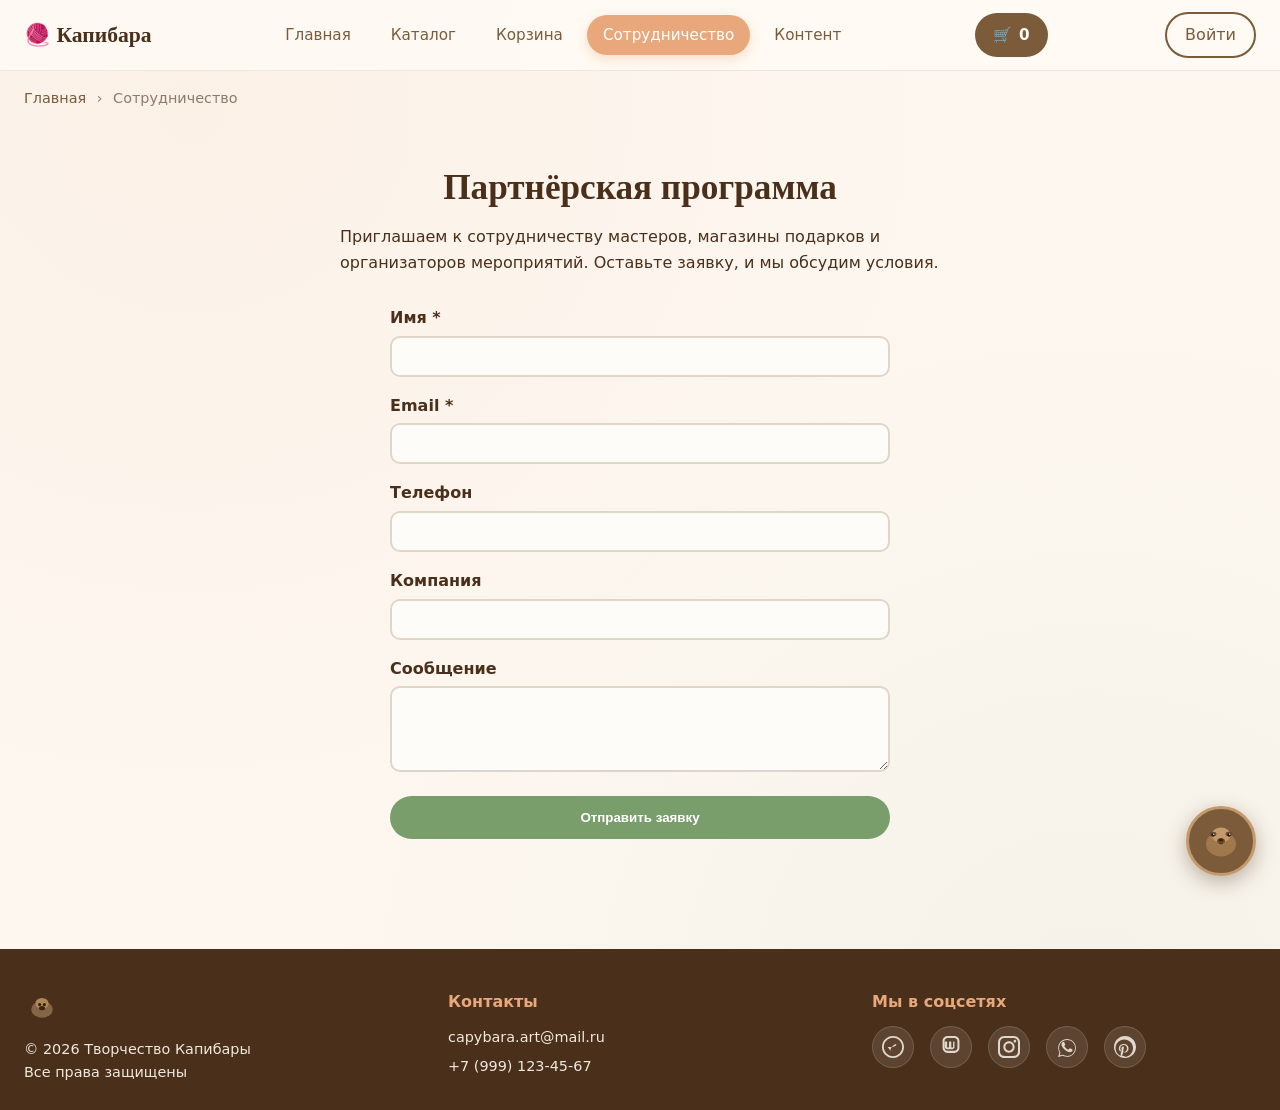
<file: cooperation.html>
<!DOCTYPE html>
<html lang="ru">
<head>
    <meta charset="UTF-8">
    <meta name="viewport" content="width=device-width, initial-scale=1.0">
    <title>Сотрудничество — Творчество Капибары</title>
    <meta name="description" content="Партнёрская программа для мастеров, магазинов и организаторов. Оставьте заявку на сотрудничество.">
    <link rel="canonical" href="https://capybara-art.ru/cooperation.html">
    <link rel="stylesheet" href="style.css">
</head>
<body>
    <header class="header">
        <div class="header-inner">
            <a href="index.html" class="logo">🧶 Капибара</a>
            <nav class="nav" aria-label="Основное меню">
                <a href="index.html">Главная</a>
                <a href="catalog.html">Каталог</a>
                <a href="cart.html">Корзина</a>
                <a href="cooperation.html" class="active">Сотрудничество</a>
                <a href="content.html">Контент</a>
            </nav>
            <a href="cart.html" class="cart-btn" aria-label="Корзина">🛒 <span id="cartBadge">0</span></a>
            <div id="userArea"></div>
        </div>
    </header>

    <nav class="breadcrumbs" aria-label="Хлебные крошки">
        <a href="index.html">Главная</a> <span>›</span> Сотрудничество
    </nav>

    <main class="section">
        <h1 class="section-title">Партнёрская программа</h1>
        <p style="max-width:600px;margin:0 auto 30px;">Приглашаем к сотрудничеству мастеров, магазины подарков и организаторов мероприятий. Оставьте заявку, и мы обсудим условия.</p>
        <form id="coopForm" style="max-width:500px;margin:0 auto;">
            <div class="form-group"><label for="coopName">Имя *</label><input type="text" id="coopName" name="name" required></div>
            <div class="form-group"><label for="coopEmail">Email *</label><input type="email" id="coopEmail" name="email" required></div>
            <div class="form-group"><label for="coopPhone">Телефон</label><input type="tel" id="coopPhone" name="phone"></div>
            <div class="form-group"><label for="coopCompany">Компания</label><input type="text" id="coopCompany" name="company"></div>
            <div class="form-group"><label for="coopMessage">Сообщение</label><textarea id="coopMessage" name="message" rows="4"></textarea></div>
            <button type="submit" class="btn-submit">Отправить заявку</button>
        </form>
    </main>

    <footer class="footer" role="contentinfo">
        <div class="footer-content">
            <div class="footer-section">
                <svg viewBox="0 0 60 60" width="36" height="36" aria-hidden="true">
                    <ellipse cx="30" cy="34" rx="18" ry="14" fill="#8B6B4A"/>
                    <ellipse cx="30" cy="24" rx="11" ry="9" fill="#B8915C"/>
                    <circle cx="26" cy="26" r="2.5" fill="#2C1A08"/>
                    <circle cx="34" cy="26" r="2.5" fill="#2C1A08"/>
                    <ellipse cx="30" cy="32" rx="5" ry="3.5" fill="#3D2510"/>
                </svg>
                <p>© 2026 Творчество Капибары<br>Все права защищены</p>
            </div>
            <div class="footer-section">
                <h4>Контакты</h4>
                <p><a href="mailto:capybara.art@mail.ru">capybara.art@mail.ru</a></p>
                <p><a href="tel:+79991234567">+7 (999) 123-45-67</a></p>
            </div>
            <div class="footer-section footer-social">
                <h4>Мы в соцсетях</h4>
                <div class="social-links">
                    <a href="https://t.me/capybara_art" target="_blank" rel="noopener noreferrer" aria-label="Telegram" title="Telegram">
                        <svg viewBox="0 0 24 24" fill="currentColor"><path d="M12 0c-6.627 0-12 5.373-12 12s5.373 12 12 12 12-5.373 12-12-5.373-12-12-12zm0 2c5.514 0 10 4.486 10 10s-4.486 10-10 10-10-4.486-10-10 4.486-10 10-10zm-2.426 14.741c-.131.004-.253-.03-.344-.109-.119-.103-.182-.25-.172-.401.02-.302.058-.597.115-.886.084-.425.204-.841.358-1.245l.105-.273c.223-.575.508-1.117.848-1.618.223-.329.472-.639.745-.928.258-.273.536-.526.833-.757.785-.61 1.657-1.081 2.586-1.396.127-.043.263-.058.394-.04.201.027.388.14.5.302.11.16.139.361.075.538-.07.195-.195.367-.359.492-.441.336-.925.618-1.44.838-.423.181-.863.317-1.313.407-.21.042-.422.078-.635.107l-.108.014c-.513.068-1.03.116-1.547.14-1.049.049-2.101.071-3.154.024-.245-.011-.49-.034-.732-.07-.08-.012-.159-.03-.235-.054z"/></svg>
                    </a>
                    <a href="https://vk.com/capybara_art" target="_blank" rel="noopener noreferrer" aria-label="ВКонтакте" title="ВКонтакте">
                        <svg viewBox="0 0 24 24" fill="currentColor"><path d="M15.684 0h-7.368c-3.048 0-5.526 2.478-5.526 5.526v7.368c0 3.048 2.478 5.526 5.526 5.526h7.368c3.048 0 5.526-2.478 5.526-5.526v-7.368c0-3.048-2.478-5.526-5.526-5.526zm3.316 12.894c0 1.828-1.488 3.316-3.316 3.316h-7.368c-1.828 0-3.316-1.488-3.316-3.316v-7.368c0-1.828 1.488-3.316 3.316-3.316h7.368c1.828 0 3.316 1.488 3.316 3.316v7.368zm-2.684-6.894h-1.5c-.276 0-.5.224-.5.5v5.5c0 .276-.224.5-.5.5h-1c-.276 0-.5-.224-.5-.5v-5.5c0-.276-.224-.5-.5-.5h-1.5c-.276 0-.5.224-.5.5v5.5c0 .276-.224.5-.5.5h-1c-.276 0-.5-.224-.5-.5v-5.5c0-.276-.224-.5-.5-.5h-1.5c-.276 0-.5.224-.5.5v5.5c0 1.381 1.119 2.5 2.5 2.5h5.5c1.381 0 2.5-1.119 2.5-2.5v-5.5c0-.276-.224-.5-.5-.5z"/></svg>
                    </a>
                    <a href="https://instagram.com/capybara_art" target="_blank" rel="noopener noreferrer" aria-label="Instagram" title="Instagram">
                        <svg viewBox="0 0 24 24" fill="currentColor"><path d="M12 2.163c3.204 0 3.584.012 4.85.07 1.366.062 2.633.33 3.608 1.305.975.975 1.243 2.242 1.305 3.608.058 1.266.07 1.646.07 4.85s-.012 3.584-.07 4.85c-.062 1.366-.33 2.633-1.305 3.608-.975.975-2.242 1.243-3.608 1.305-1.266.058-1.646.07-4.85.07s-3.584-.012-4.85-.07c-1.366-.062-2.633-.33-3.608-1.305-.975-.975-1.243-2.242-1.305-3.608-.058-1.266-.07-1.646-.07-4.85s.012-3.584.07-4.85c.062-1.366.33-2.633 1.305-3.608.975-.975 2.242-1.243 3.608-1.305 1.266-.058 1.646-.07 4.85-.07zm0-2.163c-3.259 0-3.667.014-4.947.072-1.275.058-2.149.274-2.945.587-.821.32-1.517.748-2.164 1.395-.647.647-1.075 1.343-1.395 2.164-.313.796-.529 1.67-.587 2.945-.058 1.28-.072 1.688-.072 4.947s.014 3.667.072 4.947c.058 1.275.274 2.149.587 2.945.32.821.748 1.517 1.395 2.164.647.647 1.343 1.075 2.164 1.395.796.313 1.67.529 2.945.587 1.28.058 1.688.072 4.947.072s3.667-.014 4.947-.072c1.275-.058 2.149-.274 2.945-.587.821-.32 1.517-.748 2.164-1.395.647-.647 1.075-1.343 1.395-2.164.313-.796.529-1.67.587-2.945.058-1.28.072-1.688.072-4.947s-.014-3.667-.072-4.947c-.058-1.275-.274-2.149-.587-2.945-.32-.821-.748-1.517-1.395-2.164-.647-.647-1.343-1.075-2.164-1.395-.796-.313-1.67-.529-2.945-.587-1.28-.058-1.688-.072-4.947-.072zm0 5.838c-3.403 0-6.162 2.759-6.162 6.162s2.759 6.162 6.162 6.162 6.162-2.759 6.162-6.162-2.759-6.162-6.162-6.162zm0 10.162c-2.209 0-4-1.791-4-4s1.791-4 4-4 4 1.791 4 4-1.791 4-4 4zm6.406-11.845c-.796 0-1.441.645-1.441 1.441s.645 1.441 1.441 1.441 1.441-.645 1.441-1.441-.645-1.441-1.441-1.441z"/></svg>
                    </a>
                    <a href="https://wa.me/79991234567" target="_blank" rel="noopener noreferrer" aria-label="WhatsApp" title="WhatsApp">
                        <svg viewBox="0 0 24 24" fill="currentColor"><path d="M17.472 14.382c-.297-.149-1.758-.867-2.03-.967-.273-.099-.471-.148-.67.15-.197.297-.767.966-.94 1.164-.173.199-.347.223-.644.075-.297-.15-1.255-.463-2.39-1.475-.883-.788-1.48-1.761-1.653-2.059-.173-.297-.018-.458.13-.606.134-.133.298-.347.446-.52.149-.174.198-.298.298-.497.099-.198.05-.371-.025-.52-.075-.149-.669-1.612-.916-2.207-.242-.579-.487-.5-.669-.51-.173-.008-.371-.01-.57-.01-.198 0-.52.074-.792.372-.272.297-1.04 1.016-1.04 2.479 0 1.462 1.065 2.875 1.213 3.074.149.198 2.096 3.2 5.077 4.487.709.306 1.262.489 1.694.625.712.227 1.36.195 1.871.118.571-.085 1.758-.719 2.006-1.413.248-.694.248-1.289.173-1.413-.074-.124-.272-.198-.57-.347m-5.421 7.403h-.004c-1.562 0-3.095-.42-4.452-1.216l-.319-.189-3.308.868.883-3.225-.208-.33c-.869-1.382-1.328-2.969-1.328-4.609 0-4.816 3.92-8.736 8.736-8.736 2.333.001 4.526.91 6.176 2.56 1.65 1.65 2.558 3.844 2.558 6.177 0 4.816-3.92 8.736-8.736 8.736zm6.824-15.561c-1.822-1.822-4.245-2.825-6.824-2.825-5.32 0-9.649 4.329-9.649 9.649 0 1.696.443 3.36 1.286 4.823l-1.368 5.001 5.116-1.342c1.408.768 2.995 1.174 4.614 1.174h.004c5.319 0 9.648-4.329 9.648-9.649 0-2.578-1.003-5.002-2.827-6.831z"/></svg>
                    </a>
                    <a href="https://pinterest.com/capybara_art" target="_blank" rel="noopener noreferrer" aria-label="Pinterest" title="Pinterest">
                        <svg viewBox="0 0 24 24" fill="currentColor"><path d="M12 0c-6.627 0-12 5.373-12 12s5.373 12 12 12 12-5.373 12-12-5.373-12-12-12zm0 22c-1.182 0-2.317-.212-3.37-.596.462-.721.823-1.485 1.037-2.305.101-.388.517-1.982.517-1.982.27.515.97.954 1.739.954 2.288 0 3.939-2.105 3.939-4.719 0-2.503-2.045-4.732-5.114-4.732-3.572 0-5.443 2.395-5.443 5.008 0 1.212.647 2.722 1.682 3.203.156.073.241.041.277-.111.03-.123.166-.673.228-.933.02-.084.01-.156-.056-.254-.346-.425-.628-1.206-.628-1.933 0-1.865 1.401-3.673 3.798-3.673 2.067 0 3.524 1.406 3.524 3.429 0 2.279-1.152 3.964-2.758 3.964-.862 0-1.507-.714-1.3-1.589.248-1.043.727-2.169.727-2.922 0-.674-.362-1.236-1.111-1.236-.881 0-1.589.912-1.589 2.133 0 .778.263 1.304.263 1.304s-.871 3.687-1.024 4.339c-.178.758-.106 1.809.018 2.506-3.308-1.484-5.645-4.769-5.645-8.611 0-5.247 4.253-9.5 9.5-9.5s9.5 4.253 9.5 9.5-4.253 9.5-9.5 9.5z"/></svg>
                    </a>
                </div>
            </div>
        </div>
    </footer>
    <button id="scrollTopBtn" class="scroll-top" aria-label="Наверх">↑</button>
    <div id="toast" class="toast" role="status" aria-live="polite"></div>
    <script src="script.js"></script>
</body>
</html>
</file>
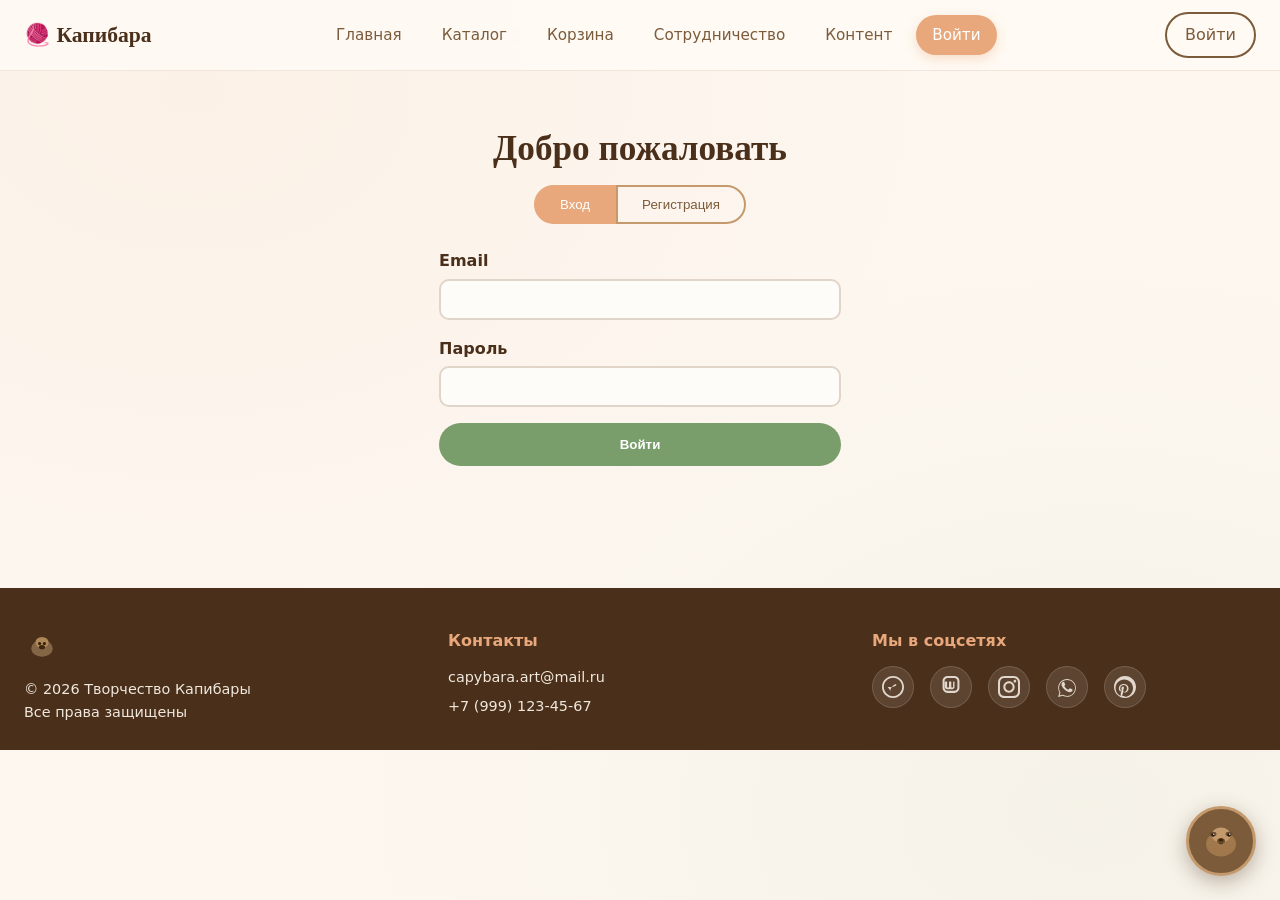
<file: login.html>
<!DOCTYPE html>
<html lang="ru">
<head>
    <meta charset="UTF-8">
    <meta name="viewport" content="width=device-width, initial-scale=1.0">
    <title>Вход или регистрация — Творчество Капибары</title>
    <meta name="description" content="Войдите в свой аккаунт или зарегистрируйтесь на сайте Творчество Капибары.">
    <link rel="canonical" href="https://capybara-art.ru/login.html">
    <link rel="stylesheet" href="style.css">
</head>
<body>
    <header class="header">
        <div class="header-inner">
            <a href="index.html" class="logo">🧶 Капибара</a>
            <nav class="nav">
                <a href="index.html">Главная</a>
                <a href="catalog.html">Каталог</a>
                <a href="cart.html">Корзина</a>
                <a href="cooperation.html">Сотрудничество</a>
                <a href="content.html">Контент</a>
                <a href="login.html" class="active">Войти</a>
            </nav>
            <div id="userArea"></div>
        </div>
    </header>

    <main class="section" style="max-width:450px;margin:0 auto;">
        <h1 class="section-title">Добро пожаловать</h1>
        <div class="auth-tabs">
            <button class="auth-tab active" data-tab="login">Вход</button>
            <button class="auth-tab" data-tab="register">Регистрация</button>
        </div>

        <form id="loginForm" class="auth-form">
            <div class="form-group"><label>Email</label><input type="email" id="loginEmail" required></div>
            <div class="form-group"><label>Пароль</label><input type="password" id="loginPassword" required></div>
            <button type="submit" class="btn-submit">Войти</button>
        </form>

        <form id="registerForm" class="auth-form hidden">
            <div class="form-group"><label>Имя</label><input type="text" id="regName" required></div>
            <div class="form-group"><label>Email</label><input type="email" id="regEmail" required></div>
            <div class="form-group"><label>Пароль</label><input type="password" id="regPassword" required minlength="6"></div>
            <div class="form-group"><label>Телефон</label><input type="tel" id="regPhone"></div>
            <button type="submit" class="btn-submit">Зарегистрироваться</button>
        </form>
        <p id="authMessage" style="text-align:center;margin-top:12px;"></p>
    </main>

    <footer class="footer" role="contentinfo">
        <div class="footer-content">
            <div class="footer-section">
                <svg viewBox="0 0 60 60" width="36" height="36" aria-hidden="true">
                    <ellipse cx="30" cy="34" rx="18" ry="14" fill="#8B6B4A"/>
                    <ellipse cx="30" cy="24" rx="11" ry="9" fill="#B8915C"/>
                    <circle cx="26" cy="26" r="2.5" fill="#2C1A08"/>
                    <circle cx="34" cy="26" r="2.5" fill="#2C1A08"/>
                    <ellipse cx="30" cy="32" rx="5" ry="3.5" fill="#3D2510"/>
                </svg>
                <p>© 2026 Творчество Капибары<br>Все права защищены</p>
            </div>
            <div class="footer-section">
                <h4>Контакты</h4>
                <p><a href="mailto:capybara.art@mail.ru">capybara.art@mail.ru</a></p>
                <p><a href="tel:+79991234567">+7 (999) 123-45-67</a></p>
            </div>
            <div class="footer-section footer-social">
                <h4>Мы в соцсетях</h4>
                <div class="social-links">
                    <a href="https://t.me/capybara_art" target="_blank" rel="noopener noreferrer" aria-label="Telegram" title="Telegram">
                        <svg viewBox="0 0 24 24" fill="currentColor"><path d="M12 0c-6.627 0-12 5.373-12 12s5.373 12 12 12 12-5.373 12-12-5.373-12-12-12zm0 2c5.514 0 10 4.486 10 10s-4.486 10-10 10-10-4.486-10-10 4.486-10 10-10zm-2.426 14.741c-.131.004-.253-.03-.344-.109-.119-.103-.182-.25-.172-.401.02-.302.058-.597.115-.886.084-.425.204-.841.358-1.245l.105-.273c.223-.575.508-1.117.848-1.618.223-.329.472-.639.745-.928.258-.273.536-.526.833-.757.785-.61 1.657-1.081 2.586-1.396.127-.043.263-.058.394-.04.201.027.388.14.5.302.11.16.139.361.075.538-.07.195-.195.367-.359.492-.441.336-.925.618-1.44.838-.423.181-.863.317-1.313.407-.21.042-.422.078-.635.107l-.108.014c-.513.068-1.03.116-1.547.14-1.049.049-2.101.071-3.154.024-.245-.011-.49-.034-.732-.07-.08-.012-.159-.03-.235-.054z"/></svg>
                    </a>
                    <a href="https://vk.com/capybara_art" target="_blank" rel="noopener noreferrer" aria-label="ВКонтакте" title="ВКонтакте">
                        <svg viewBox="0 0 24 24" fill="currentColor"><path d="M15.684 0h-7.368c-3.048 0-5.526 2.478-5.526 5.526v7.368c0 3.048 2.478 5.526 5.526 5.526h7.368c3.048 0 5.526-2.478 5.526-5.526v-7.368c0-3.048-2.478-5.526-5.526-5.526zm3.316 12.894c0 1.828-1.488 3.316-3.316 3.316h-7.368c-1.828 0-3.316-1.488-3.316-3.316v-7.368c0-1.828 1.488-3.316 3.316-3.316h7.368c1.828 0 3.316 1.488 3.316 3.316v7.368zm-2.684-6.894h-1.5c-.276 0-.5.224-.5.5v5.5c0 .276-.224.5-.5.5h-1c-.276 0-.5-.224-.5-.5v-5.5c0-.276-.224-.5-.5-.5h-1.5c-.276 0-.5.224-.5.5v5.5c0 .276-.224.5-.5.5h-1c-.276 0-.5-.224-.5-.5v-5.5c0-.276-.224-.5-.5-.5h-1.5c-.276 0-.5.224-.5.5v5.5c0 1.381 1.119 2.5 2.5 2.5h5.5c1.381 0 2.5-1.119 2.5-2.5v-5.5c0-.276-.224-.5-.5-.5z"/></svg>
                    </a>
                    <a href="https://instagram.com/capybara_art" target="_blank" rel="noopener noreferrer" aria-label="Instagram" title="Instagram">
                        <svg viewBox="0 0 24 24" fill="currentColor"><path d="M12 2.163c3.204 0 3.584.012 4.85.07 1.366.062 2.633.33 3.608 1.305.975.975 1.243 2.242 1.305 3.608.058 1.266.07 1.646.07 4.85s-.012 3.584-.07 4.85c-.062 1.366-.33 2.633-1.305 3.608-.975.975-2.242 1.243-3.608 1.305-1.266.058-1.646.07-4.85.07s-3.584-.012-4.85-.07c-1.366-.062-2.633-.33-3.608-1.305-.975-.975-1.243-2.242-1.305-3.608-.058-1.266-.07-1.646-.07-4.85s.012-3.584.07-4.85c.062-1.366.33-2.633 1.305-3.608.975-.975 2.242-1.243 3.608-1.305 1.266-.058 1.646-.07 4.85-.07zm0-2.163c-3.259 0-3.667.014-4.947.072-1.275.058-2.149.274-2.945.587-.821.32-1.517.748-2.164 1.395-.647.647-1.075 1.343-1.395 2.164-.313.796-.529 1.67-.587 2.945-.058 1.28-.072 1.688-.072 4.947s.014 3.667.072 4.947c.058 1.275.274 2.149.587 2.945.32.821.748 1.517 1.395 2.164.647.647 1.343 1.075 2.164 1.395.796.313 1.67.529 2.945.587 1.28.058 1.688.072 4.947.072s3.667-.014 4.947-.072c1.275-.058 2.149-.274 2.945-.587.821-.32 1.517-.748 2.164-1.395.647-.647 1.075-1.343 1.395-2.164.313-.796.529-1.67.587-2.945.058-1.28.072-1.688.072-4.947s-.014-3.667-.072-4.947c-.058-1.275-.274-2.149-.587-2.945-.32-.821-.748-1.517-1.395-2.164-.647-.647-1.343-1.075-2.164-1.395-.796-.313-1.67-.529-2.945-.587-1.28-.058-1.688-.072-4.947-.072zm0 5.838c-3.403 0-6.162 2.759-6.162 6.162s2.759 6.162 6.162 6.162 6.162-2.759 6.162-6.162-2.759-6.162-6.162-6.162zm0 10.162c-2.209 0-4-1.791-4-4s1.791-4 4-4 4 1.791 4 4-1.791 4-4 4zm6.406-11.845c-.796 0-1.441.645-1.441 1.441s.645 1.441 1.441 1.441 1.441-.645 1.441-1.441-.645-1.441-1.441-1.441z"/></svg>
                    </a>
                    <a href="https://wa.me/79991234567" target="_blank" rel="noopener noreferrer" aria-label="WhatsApp" title="WhatsApp">
                        <svg viewBox="0 0 24 24" fill="currentColor"><path d="M17.472 14.382c-.297-.149-1.758-.867-2.03-.967-.273-.099-.471-.148-.67.15-.197.297-.767.966-.94 1.164-.173.199-.347.223-.644.075-.297-.15-1.255-.463-2.39-1.475-.883-.788-1.48-1.761-1.653-2.059-.173-.297-.018-.458.13-.606.134-.133.298-.347.446-.52.149-.174.198-.298.298-.497.099-.198.05-.371-.025-.52-.075-.149-.669-1.612-.916-2.207-.242-.579-.487-.5-.669-.51-.173-.008-.371-.01-.57-.01-.198 0-.52.074-.792.372-.272.297-1.04 1.016-1.04 2.479 0 1.462 1.065 2.875 1.213 3.074.149.198 2.096 3.2 5.077 4.487.709.306 1.262.489 1.694.625.712.227 1.36.195 1.871.118.571-.085 1.758-.719 2.006-1.413.248-.694.248-1.289.173-1.413-.074-.124-.272-.198-.57-.347m-5.421 7.403h-.004c-1.562 0-3.095-.42-4.452-1.216l-.319-.189-3.308.868.883-3.225-.208-.33c-.869-1.382-1.328-2.969-1.328-4.609 0-4.816 3.92-8.736 8.736-8.736 2.333.001 4.526.91 6.176 2.56 1.65 1.65 2.558 3.844 2.558 6.177 0 4.816-3.92 8.736-8.736 8.736zm6.824-15.561c-1.822-1.822-4.245-2.825-6.824-2.825-5.32 0-9.649 4.329-9.649 9.649 0 1.696.443 3.36 1.286 4.823l-1.368 5.001 5.116-1.342c1.408.768 2.995 1.174 4.614 1.174h.004c5.319 0 9.648-4.329 9.648-9.649 0-2.578-1.003-5.002-2.827-6.831z"/></svg>
                    </a>
                    <a href="https://pinterest.com/capybara_art" target="_blank" rel="noopener noreferrer" aria-label="Pinterest" title="Pinterest">
                        <svg viewBox="0 0 24 24" fill="currentColor"><path d="M12 0c-6.627 0-12 5.373-12 12s5.373 12 12 12 12-5.373 12-12-5.373-12-12-12zm0 22c-1.182 0-2.317-.212-3.37-.596.462-.721.823-1.485 1.037-2.305.101-.388.517-1.982.517-1.982.27.515.97.954 1.739.954 2.288 0 3.939-2.105 3.939-4.719 0-2.503-2.045-4.732-5.114-4.732-3.572 0-5.443 2.395-5.443 5.008 0 1.212.647 2.722 1.682 3.203.156.073.241.041.277-.111.03-.123.166-.673.228-.933.02-.084.01-.156-.056-.254-.346-.425-.628-1.206-.628-1.933 0-1.865 1.401-3.673 3.798-3.673 2.067 0 3.524 1.406 3.524 3.429 0 2.279-1.152 3.964-2.758 3.964-.862 0-1.507-.714-1.3-1.589.248-1.043.727-2.169.727-2.922 0-.674-.362-1.236-1.111-1.236-.881 0-1.589.912-1.589 2.133 0 .778.263 1.304.263 1.304s-.871 3.687-1.024 4.339c-.178.758-.106 1.809.018 2.506-3.308-1.484-5.645-4.769-5.645-8.611 0-5.247 4.253-9.5 9.5-9.5s9.5 4.253 9.5 9.5-4.253 9.5-9.5 9.5z"/></svg>
                    </a>
                </div>
            </div>
        </div>
    </footer>
    <div id="toast" class="toast"></div>
    <script src="script.js"></script>
</body>
</html>
</file>
<file: style.css>
/* style.css - полный файл со всеми стилями */

:root {
  --bg: #fdf7f0;
  --cream: #fffaf3;
  --brown: #7b5b3a;
  --brown-dark: #4a2f1a;
  --brown-light: #c49a6c;
  --accent: #e8a87c;
  --accent-rose: #d4867c;
  --green: #7a9e6b;
  --green-light: #a8c99a;
  --red: #e74c3c;
  --orange: #f39c12;
  --blue: #3498db;
  --white: #ffffff;
  --shadow-sm: 0 2px 8px rgba(74, 47, 26, 0.08);
  --shadow-md: 0 6px 20px rgba(74, 47, 26, 0.12);
  --shadow-lg: 0 12px 32px rgba(74, 47, 26, 0.18);
  --radius: 16px;
  --radius-sm: 10px;
  --transition: 0.3s cubic-bezier(0.4, 0, 0.2, 1);
  --font-main: 'Segoe UI', system-ui, -apple-system, sans-serif;
  --font-accent: 'Georgia', 'Times New Roman', serif;
}

* {
  margin: 0;
  padding: 0;
  box-sizing: border-box;
}
html {
  scroll-behavior: smooth;
}
body {
  font-family: var(--font-main);
  background: var(--bg);
  color: var(--brown-dark);
  line-height: 1.6;
  min-height: 100vh;
  overflow-x: hidden;
  background-image: radial-gradient(
      ellipse at 15% 10%,
      rgba(232, 168, 124, 0.08) 0%,
      transparent 50%
    ),
    radial-gradient(
      ellipse at 85% 90%,
      rgba(122, 158, 107, 0.06) 0%,
      transparent 50%
    );
}

/* === HEADER === */
.header {
  position: sticky;
  top: 0;
  z-index: 100;
  background: rgba(255, 250, 243, 0.92);
  backdrop-filter: blur(16px);
  -webkit-backdrop-filter: blur(16px);
  border-bottom: 1px solid rgba(123, 91, 58, 0.12);
  padding: 12px 0;
  transition: var(--transition);
}
.header.scrolled {
  box-shadow: var(--shadow-md);
}
.header-inner {
  max-width: 1300px;
  margin: 0 auto;
  padding: 0 24px;
  display: flex;
  align-items: center;
  justify-content: space-between;
  gap: 20px;
}
.logo {
  display: flex;
  align-items: center;
  gap: 10px;
  text-decoration: none;
  color: var(--brown-dark);
  font-family: var(--font-accent);
  font-size: 1.35rem;
  font-weight: 700;
  white-space: nowrap;
  transition: var(--transition);
}
.logo:hover {
  color: var(--brown);
}
.logo svg {
  width: 42px;
  height: 42px;
  transition: transform 0.4s ease;
}
.logo:hover svg {
  transform: rotate(-5deg) scale(1.08);
}
.nav {
  display: flex;
  gap: 8px;
  flex-wrap: wrap;
  justify-content: center;
}
.nav a {
  text-decoration: none;
  color: var(--brown);
  padding: 8px 16px;
  border-radius: 25px;
  font-weight: 500;
  font-size: 0.95rem;
  transition: var(--transition);
  white-space: nowrap;
}
.nav a:hover,
.nav a.active {
  background: var(--accent);
  color: #fff;
  box-shadow: 0 4px 12px rgba(232, 168, 124, 0.35);
}
.cart-btn {
  position: relative;
  background: var(--brown);
  color: #fff;
  border: none;
  padding: 10px 18px;
  border-radius: 25px;
  cursor: pointer;
  font-weight: 600;
  font-size: 0.95rem;
  transition: var(--transition);
  display: flex;
  align-items: center;
  gap: 7px;
  text-decoration: none;
}
.cart-btn:hover {
  background: var(--brown-dark);
  box-shadow: var(--shadow-md);
  transform: translateY(-1px);
}
.cart-badge {
  background: var(--accent-rose);
  color: #fff;
  font-size: 0.75rem;
  min-width: 22px;
  height: 22px;
  border-radius: 11px;
  display: flex;
  align-items: center;
  justify-content: center;
  font-weight: 700;
  transition: transform 0.3s ease;
}
.cart-badge.bump {
  animation: bumpBadge 0.4s ease;
}
@keyframes bumpBadge {
  0%,
  100% {
    transform: scale(1);
  }
  40% {
    transform: scale(1.5);
  }
  70% {
    transform: scale(0.85);
  }
}

/* ===== НОВЫЙ ФУТЕР ===== */
.footer {
  background: var(--brown-dark);
  color: #f0e8dd;
  padding: 40px 24px 20px;
  margin-top: 60px;
  border-top: none;
}
.footer-content {
  max-width: 1300px;
  margin: 0 auto;
  display: flex;
  flex-wrap: wrap;
  gap: 40px;
  justify-content: space-between;
}
.footer-section {
  flex: 1 1 200px;
  min-width: 160px;
}
.footer-section svg {
  width: 36px;
  height: 36px;
  opacity: 0.9;
}
.footer-section h4 {
  color: var(--accent);
  margin-bottom: 12px;
  font-size: 1rem;
  font-weight: 600;
}
.footer-section p {
  margin: 6px 0;
  font-size: 0.9rem;
}
.footer-section a {
  color: #f0e8dd;
  text-decoration: none;
  transition: color 0.2s;
}
.footer-section a:hover {
  color: var(--accent);
  text-decoration: underline;
}

/* Социальные иконки */
.footer-social .social-links {
  display: flex;
  flex-wrap: wrap;
  gap: 16px;
  align-items: center;
  margin-top: 8px;
}
.social-links a {
  display: flex;
  align-items: center;
  justify-content: center;
  width: 42px;
  height: 42px;
  border-radius: 50%;
  background: rgba(255, 255, 255, 0.1);
  color: #f0e8dd;
  transition: all 0.3s ease;
  border: 1px solid rgba(255, 255, 255, 0.15);
}
.social-links a svg {
  width: 22px;
  height: 22px;
  fill: currentColor;
}
.social-links a:hover {
  background: var(--accent);
  color: #fff;
  transform: translateY(-3px);
  box-shadow: 0 6px 12px rgba(0, 0, 0, 0.2);
}
.social-links a:active {
  transform: scale(0.95);
}

/* === HERO === */
.hero {
  max-width: 1300px;
  margin: 0 auto;
  padding: 60px 24px 40px;
  text-align: center;
}
.hero-capybara svg {
  width: 100px;
  height: 100px;
  animation: float 4s ease-in-out infinite;
}
@keyframes float {
  0%,
  100% {
    transform: translateY(0);
  }
  50% {
    transform: translateY(-14px);
  }
}
.hero h1 {
  font-family: var(--font-accent);
  font-size: clamp(2rem, 5vw, 3rem);
  color: var(--brown-dark);
  margin: 16px 0 12px;
}
.hero h1 span {
  color: var(--accent);
}
.hero p {
  font-size: 1.15rem;
  color: #6b5544;
  max-width: 600px;
  margin: 0 auto 24px;
}
.btn {
  display: inline-block;
  background: var(--accent);
  color: #fff;
  padding: 14px 32px;
  border-radius: 30px;
  text-decoration: none;
  font-weight: 600;
  transition: var(--transition);
  box-shadow: 0 6px 20px rgba(232, 168, 124, 0.35);
  border: none;
  cursor: pointer;
}
.btn:hover {
  background: var(--brown);
  transform: translateY(-3px);
}
.btn-outline {
  background: transparent;
  border: 2px solid var(--brown);
  color: var(--brown);
  box-shadow: none;
  padding: 8px 18px;
  border-radius: 25px;
  font-weight: 500;
  cursor: pointer;
  transition: var(--transition);
  text-decoration: none;
  display: inline-block;
}
.btn-outline:hover {
  background: var(--brown);
  color: #fff;
}

/* === СЕКЦИИ === */
.section {
  max-width: 1300px;
  margin: 0 auto;
  padding: 50px 24px;
}
.section-title {
  text-align: center;
  font-family: var(--font-accent);
  font-size: clamp(1.6rem, 3.5vw, 2.2rem);
  color: var(--brown-dark);
  margin-bottom: 8px;
}
.section-subtitle {
  text-align: center;
  color: #6b5544;
  margin-bottom: 36px;
  font-size: 1rem;
}
.breadcrumbs {
  max-width: 1300px;
  margin: 16px auto 0;
  padding: 0 24px;
  font-size: 0.9rem;
  color: #8b7b6b;
}
.breadcrumbs a {
  color: var(--brown);
  text-decoration: none;
}
.breadcrumbs a:hover {
  text-decoration: underline;
}
.breadcrumbs span {
  margin: 0 6px;
}

/* === ПОИСК И СОРТИРОВКА === */
.controls-bar {
  display: flex;
  flex-wrap: wrap;
  gap: 16px;
  align-items: center;
  justify-content: center;
  margin-bottom: 24px;
}
.search-box {
  display: flex;
  align-items: center;
  background: var(--white);
  border-radius: 25px;
  padding: 8px 16px;
  box-shadow: var(--shadow-sm);
  border: 1px solid #e0d5c8;
  flex: 1 1 250px;
  max-width: 400px;
}
.search-box input {
  border: none;
  outline: none;
  font-size: 0.95rem;
  width: 100%;
  background: transparent;
  padding: 4px;
}
.search-box button {
  background: none;
  border: none;
  font-size: 1.2rem;
  cursor: pointer;
  color: var(--brown);
}
.sort-select {
  padding: 10px 16px;
  border-radius: 25px;
  border: 2px solid var(--brown-light);
  background: var(--white);
  color: var(--brown);
  font-weight: 500;
  cursor: pointer;
  font-size: 0.9rem;
  outline: none;
}

/* === ТЕГИ === */
.tags-bar {
  display: flex;
  flex-wrap: wrap;
  justify-content: center;
  gap: 8px;
  margin-bottom: 24px;
}
.tag {
  padding: 6px 14px;
  border-radius: 15px;
  background: #f0e8dd;
  color: var(--brown);
  font-size: 0.8rem;
  cursor: pointer;
  border: 1px solid transparent;
  transition: var(--transition);
}
.tag:hover {
  background: var(--brown-light);
  color: #fff;
}
.tag.active {
  background: var(--accent);
  color: #fff;
  border-color: var(--accent);
}

/* === КАТАЛОГ: СЕТКА === */
.products-grid {
  display: grid;
  grid-template-columns: repeat(auto-fill, minmax(260px, 1fr));
  gap: 24px;
}
.product-card {
  background: var(--white);
  border-radius: var(--radius);
  overflow: hidden;
  box-shadow: var(--shadow-sm);
  transition: var(--transition);
  border: 1px solid rgba(123, 91, 58, 0.08);
  cursor: pointer;
  position: relative;
}
.product-card:hover {
  transform: translateY(-6px);
  box-shadow: var(--shadow-lg);
}
.product-img {
  height: 220px;
  display: flex;
  align-items: center;
  justify-content: center;
  font-size: 3.5rem;
  position: relative;
  overflow: hidden;
}
.product-img .preview-emoji {
  transition: opacity 0.3s;
}
.product-card:hover .preview-emoji.static {
  opacity: 0;
}
.product-card:hover .preview-emoji.animated {
  opacity: 1;
}
.preview-emoji.animated {
  position: absolute;
  inset: 0;
  display: flex;
  align-items: center;
  justify-content: center;
  opacity: 0;
}
.product-body {
  padding: 18px;
}
.product-category {
  font-size: 0.75rem;
  text-transform: uppercase;
  color: var(--accent);
  font-weight: 600;
  letter-spacing: 0.06em;
}
.product-name {
  font-weight: 700;
  font-size: 1.05rem;
  color: var(--brown-dark);
  margin: 4px 0;
}
.product-price {
  font-weight: 700;
  font-size: 1.2rem;
  color: var(--brown);
  margin-top: 8px;
}
.product-rating {
  color: #f4b400;
  margin-bottom: 8px;
}
.product-tags {
  display: flex;
  flex-wrap: wrap;
  gap: 4px;
  margin-top: 6px;
}
.product-tag {
  font-size: 0.7rem;
  background: #f0e8dd;
  padding: 2px 8px;
  border-radius: 10px;
  color: var(--brown);
}

/* ==========================================
   ФИЛЬТР КАТАЛОГА (КНОПКИ КАТЕГОРИЙ)
   ========================================== */
.filter-wrap {
  display: flex;
  flex-wrap: wrap;
  justify-content: center;
  gap: 10px;
  margin-bottom: 36px;
  padding: 0 10px;
}

.filter-btn {
  position: relative;
  padding: 10px 20px;
  border-radius: 25px;
  border: 2px solid var(--brown-light);
  background: transparent;
  color: var(--brown);
  cursor: pointer;
  font-weight: 500;
  font-size: 0.9rem;
  letter-spacing: 0.02em;
  white-space: nowrap;
  transition: all 0.3s cubic-bezier(0.4, 0, 0.2, 1);
  overflow: hidden;
  z-index: 0;
}

/* Псевдоэлемент для фона при наведении */
.filter-btn::before {
  content: '';
  position: absolute;
  top: 0;
  left: -100%;
  width: 100%;
  height: 100%;
  background: var(--accent);
  transition: left 0.35s ease;
  z-index: -1;
  border-radius: 25px;
}

.filter-btn:hover::before {
  left: 0;
}

.filter-btn:hover {
  color: #fff;
  border-color: var(--accent);
  box-shadow: 0 4px 12px rgba(232, 168, 124, 0.35);
  transform: translateY(-2px);
}

/* Активная кнопка */
.filter-btn.active {
  background: var(--accent);
  color: #fff;
  border-color: var(--accent);
  box-shadow: 0 4px 12px rgba(232, 168, 124, 0.5);
  font-weight: 600;
  transform: translateY(-1px);
}

.filter-btn.active:hover {
  background: var(--brown);
  border-color: var(--brown);
  color: #fff;
  box-shadow: 0 6px 16px rgba(123, 91, 58, 0.4);
}

/* Анимация "волны" при клике (опционально) */
.filter-btn:active {
  transform: scale(0.96);
  transition: transform 0.1s ease;
}

/* Убираем стандартное выделение */
.filter-btn:focus {
  outline: none;
  box-shadow: 0 0 0 3px rgba(232, 168, 124, 0.4);
}

/* Адаптивность для мобильных */
@media (max-width: 600px) {
  .filter-wrap {
    gap: 6px;
  }
  .filter-btn {
    padding: 8px 14px;
    font-size: 0.8rem;
    border-radius: 20px;
  }
}

/* Бейджи */
.badge {
  position: absolute;
  top: 12px;
  left: 12px;
  padding: 5px 10px;
  border-radius: 12px;
  font-size: 0.75rem;
  font-weight: 700;
  color: #fff;
  z-index: 2;
}
.badge-new {
  background: var(--green);
}
.badge-hit {
  background: var(--orange);
}
.badge-discount {
  background: var(--red);
}

/* Кнопка избранного на карточке */
.fav-btn {
  position: absolute;
  top: 12px;
  right: 12px;
  background: rgba(255, 255, 255, 0.85);
  border: none;
  border-radius: 50%;
  width: 32px;
  height: 32px;
  font-size: 1.2rem;
  cursor: pointer;
  z-index: 3;
  display: flex;
  align-items: center;
  justify-content: center;
  transition: var(--transition);
}
.fav-btn:hover {
  background: #fff;
  transform: scale(1.1);
}
.fav-btn.active {
  color: #e74c3c;
}

/* === МОДАЛЬНЫЕ ОКНА === */
.modal-overlay {
  position: fixed;
  inset: 0;
  background: rgba(30, 15, 5, 0.55);
  z-index: 200;
  display: flex;
  align-items: center;
  justify-content: center;
  opacity: 0;
  pointer-events: none;
  transition: opacity 0.3s ease;
}
.modal-overlay.open {
  opacity: 1;
  pointer-events: all;
}
.modal {
  background: var(--white);
  border-radius: var(--radius);
  padding: 32px;
  max-width: 500px;
  width: 90%;
  max-height: 85vh;
  overflow-y: auto;
  position: relative;
  box-shadow: var(--shadow-lg);
  transform: translateY(20px);
  transition: transform 0.3s ease;
}
.modal-overlay.open .modal {
  transform: translateY(0);
}
.modal-close {
  position: absolute;
  top: 14px;
  right: 18px;
  background: none;
  border: none;
  font-size: 1.6rem;
  cursor: pointer;
  color: #999;
}
.modal-close:hover {
  color: var(--brown-dark);
}

/* Карусель в модалке */
.modal-carousel {
  position: relative;
  width: 100%;
  height: 250px;
  overflow: hidden;
  border-radius: var(--radius-sm);
  margin-bottom: 20px;
  background: #faf3ea;
}
.modal-carousel-track {
  display: flex;
  height: 100%;
  transition: transform 0.4s ease;
}
.modal-carousel-slide {
  min-width: 100%;
  height: 100%;
  display: flex;
  align-items: center;
  justify-content: center;
  font-size: 5rem;
  user-select: none;
}
.modal-carousel-btn {
  position: absolute;
  top: 50%;
  transform: translateY(-50%);
  background: rgba(255, 255, 255, 0.7);
  border: none;
  font-size: 2rem;
  width: 36px;
  height: 36px;
  border-radius: 50%;
  cursor: pointer;
  display: flex;
  align-items: center;
  justify-content: center;
  color: var(--brown);
  transition: var(--transition);
}
.modal-carousel-btn:hover {
  background: #fff;
}
.modal-carousel-btn.prev {
  left: 8px;
}
.modal-carousel-btn.next {
  right: 8px;
}
.modal-carousel-dots {
  display: flex;
  justify-content: center;
  gap: 8px;
  margin-top: 10px;
}
.modal-carousel-dot {
  width: 10px;
  height: 10px;
  border-radius: 50%;
  background: var(--brown-light);
  border: none;
  cursor: pointer;
  transition: var(--transition);
}
.modal-carousel-dot.active {
  background: var(--brown);
  width: 20px;
  border-radius: 5px;
}

/* Связанные товары */
.related-products {
  margin-top: 24px;
}
.related-title {
  font-weight: 600;
  margin-bottom: 12px;
}
.related-grid {
  display: flex;
  gap: 12px;
  overflow-x: auto;
}
.related-item {
  flex: 0 0 120px;
  background: #fdf7f0;
  border-radius: var(--radius-sm);
  padding: 12px;
  text-align: center;
  cursor: pointer;
  transition: var(--transition);
  border: 1px solid transparent;
}
.related-item:hover {
  border-color: var(--accent);
}
.related-item .emoji {
  font-size: 2rem;
}
.related-item .name {
  font-size: 0.8rem;
  font-weight: 600;
  margin-top: 4px;
}
.related-item .price {
  font-size: 0.8rem;
  color: var(--brown);
}

/* === АВТОРИЗАЦИЯ === */
.auth-tabs {
  display: flex;
  justify-content: center;
  gap: 0;
  margin-bottom: 24px;
}
.auth-tab {
  padding: 10px 24px;
  border: 2px solid var(--brown-light);
  background: transparent;
  color: var(--brown);
  font-weight: 500;
  cursor: pointer;
  transition: var(--transition);
}
.auth-tab:first-child {
  border-radius: 25px 0 0 25px;
}
.auth-tab:last-child {
  border-radius: 0 25px 25px 0;
}
.auth-tab.active {
  background: var(--accent);
  color: #fff;
  border-color: var(--accent);
}
.auth-form.hidden {
  display: none;
}

/* === ЛИЧНЫЙ КАБИНЕТ === */
.account-layout {
  display: flex;
  gap: 32px;
  align-items: flex-start;
}
.account-sidebar {
  flex: 0 0 250px;
  background: var(--white);
  border-radius: var(--radius);
  padding: 24px;
  box-shadow: var(--shadow-sm);
}
.user-greeting {
  font-size: 1.2rem;
  font-weight: 600;
  margin-bottom: 20px;
  display: flex;
  align-items: center;
  gap: 10px;
}
.account-nav {
  display: flex;
  flex-direction: column;
  gap: 8px;
}
.account-nav-btn {
  background: none;
  border: none;
  text-align: left;
  padding: 10px 14px;
  border-radius: var(--radius-sm);
  cursor: pointer;
  font-size: 0.95rem;
  transition: var(--transition);
  color: var(--brown-dark);
}
.account-nav-btn:hover,
.account-nav-btn.active {
  background: #fdf3e8;
  color: var(--accent);
  font-weight: 600;
}
.account-content {
  flex: 1;
  background: var(--white);
  border-radius: var(--radius);
  padding: 32px;
  box-shadow: var(--shadow-sm);
  min-height: 400px;
}

/* Таблица заказов */
.orders-table {
  width: 100%;
  border-collapse: collapse;
  margin-top: 16px;
}
.orders-table th,
.orders-table td {
  padding: 12px 8px;
  border-bottom: 1px solid #e0d5c8;
  text-align: left;
  font-size: 0.9rem;
}
.orders-table th {
  font-weight: 600;
  color: var(--brown);
}

/* Адреса */
.address-item {
  display: flex;
  justify-content: space-between;
  align-items: center;
  padding: 10px 0;
  border-bottom: 1px solid #eee;
}
.text-btn {
  background: none;
  border: none;
  color: #c0392b;
  cursor: pointer;
  font-size: 0.85rem;
}

/* === КОРЗИНА И ФОРМЫ === */
.cart-item {
  display: flex;
  align-items: center;
  gap: 14px;
  padding: 12px 0;
  border-bottom: 1px solid #eee;
}
.cart-item-info {
  flex: 1;
}
.cart-item-qty {
  display: flex;
  align-items: center;
  gap: 8px;
}
.cart-item-qty button {
  width: 28px;
  height: 28px;
  border-radius: 50%;
  border: 1px solid #ccc;
  background: #fff;
  cursor: pointer;
  display: flex;
  align-items: center;
  justify-content: center;
}
.cart-item-remove {
  background: none;
  border: none;
  color: #c0392b;
  cursor: pointer;
}
.form-group {
  margin-bottom: 16px;
}
.form-group label {
  display: block;
  font-weight: 600;
  margin-bottom: 5px;
  color: var(--brown-dark);
}
.form-group input,
.form-group textarea {
  width: 100%;
  padding: 11px 14px;
  border-radius: var(--radius-sm);
  border: 2px solid #e0d5c8;
  font-family: var(--font-main);
  background: #fefcf9;
  transition: var(--transition);
}
.form-group input:focus,
.form-group textarea:focus {
  border-color: var(--accent);
  outline: none;
  box-shadow: 0 0 0 4px rgba(232, 168, 124, 0.1);
}
.btn-submit {
  display: block;
  width: 100%;
  padding: 14px;
  border-radius: 25px;
  border: none;
  background: var(--green);
  color: #fff;
  cursor: pointer;
  font-weight: 600;
}
.btn-submit:hover {
  background: #5a8048;
}

/* Toast */
.toast {
  position: fixed;
  bottom: 30px;
  right: 30px;
  background: var(--brown-dark);
  color: #fff;
  padding: 14px 22px;
  border-radius: 30px;
  z-index: 300;
  opacity: 0;
  transform: translateY(20px);
  pointer-events: none;
  transition: all 0.35s ease;
  box-shadow: var(--shadow-lg);
}
.toast.show {
  opacity: 1;
  transform: translateY(0);
}

/* Кнопка наверх */
.scroll-top {
  position: fixed;
  bottom: 30px;
  left: 30px;
  width: 44px;
  height: 44px;
  border-radius: 50%;
  background: var(--brown);
  color: #fff;
  border: none;
  font-size: 1.4rem;
  cursor: pointer;
  display: none;
  align-items: center;
  justify-content: center;
  box-shadow: var(--shadow-md);
  z-index: 99;
  transition: var(--transition);
}
.scroll-top.visible {
  display: flex;
}

@media (max-width: 768px) {
  .nav {
    display: none;
  }
  .products-grid {
    grid-template-columns: repeat(auto-fill, minmax(160px, 1fr));
    gap: 14px;
  }
  .product-img {
    height: 160px;
    font-size: 2.5rem;
  }
  .controls-bar {
    flex-direction: column;
    align-items: stretch;
  }
  .search-box {
    max-width: none;
  }
  .account-layout {
    flex-direction: column;
  }
  .account-sidebar {
    width: 100%;
  }
  .toast {
    left: 16px;
    right: 16px;
    text-align: center;
  }
}

/* === ВИДЖЕТ КАПИБАРЫ-ПОМОЩНИКА === */
.capybara-widget {
  position: fixed;
  bottom: 24px;
  right: 24px;
  z-index: 250;
  font-family: var(--font-main);
}

.capybara-button {
  width: 70px;
  height: 70px;
  border-radius: 50%;
  background: var(--brown);
  box-shadow: 0 6px 20px rgba(74, 47, 26, 0.35);
  border: 3px solid var(--brown-light);
  cursor: pointer;
  display: flex;
  align-items: center;
  justify-content: center;
  transition: transform 0.3s ease, box-shadow 0.3s ease;
  position: relative;
  overflow: hidden;
}
.capybara-button:hover {
  transform: scale(1.1);
  box-shadow: 0 10px 28px rgba(74, 47, 26, 0.5);
}
.capybara-button svg {
  width: 50px;
  height: 50px;
  transition: transform 0.4s ease;
}
.capybara-button:hover svg {
  transform: rotate(-5deg) scale(1.05);
}
.capybara-button .capybara-eye {
  transition: transform 0.2s;
}
.capybara-button:hover .capybara-eye {
  transform: scale(1.2);
}
.capybara-button .capybara-mouth {
  transition: d 0.2s;
}
.capybara-button:hover .capybara-mouth {
  d: path('M42 58 Q50 66 58 58');
}

.capybara-notification {
  position: absolute;
  top: -8px;
  right: -8px;
  background: var(--accent-rose);
  color: white;
  width: 24px;
  height: 24px;
  border-radius: 50%;
  display: flex;
  align-items: center;
  justify-content: center;
  font-size: 0.7rem;
  font-weight: 700;
  animation: pulse 2s infinite;
}
@keyframes pulse {
  0% {
    transform: scale(1);
  }
  50% {
    transform: scale(1.2);
  }
  100% {
    transform: scale(1);
  }
}

/* Чат-окно */
.capybara-chat {
  position: absolute;
  bottom: 90px;
  right: 0;
  width: 320px;
  background: var(--white);
  border-radius: var(--radius);
  box-shadow: var(--shadow-lg);
  border: 1px solid rgba(123, 91, 58, 0.15);
  display: none;
  flex-direction: column;
  overflow: hidden;
  transition: opacity 0.3s ease, transform 0.3s ease;
  opacity: 0;
  transform: translateY(20px);
}
.capybara-chat.open {
  display: flex;
  opacity: 1;
  transform: translateY(0);
}

.chat-header {
  background: var(--brown);
  color: white;
  padding: 14px 16px;
  display: flex;
  align-items: center;
  gap: 10px;
  font-weight: 600;
  font-size: 0.95rem;
}
.chat-header svg {
  width: 28px;
  height: 28px;
}
.chat-close {
  margin-left: auto;
  background: none;
  border: none;
  color: white;
  font-size: 1.4rem;
  cursor: pointer;
  line-height: 1;
}

.chat-messages {
  padding: 16px;
  max-height: 250px;
  overflow-y: auto;
  display: flex;
  flex-direction: column;
  gap: 12px;
  background: #fdf7f0;
  min-height: 120px;
}
.message {
  background: white;
  padding: 10px 14px;
  border-radius: 16px;
  max-width: 85%;
  font-size: 0.9rem;
  box-shadow: var(--shadow-sm);
  animation: fadeInUp 0.3s ease;
}
.message.bot {
  align-self: flex-start;
  border-bottom-left-radius: 4px;
}
.message.user {
  align-self: flex-end;
  background: var(--accent);
  color: white;
  border-bottom-right-radius: 4px;
}
@keyframes fadeInUp {
  from {
    opacity: 0;
    transform: translateY(10px);
  }
  to {
    opacity: 1;
    transform: translateY(0);
  }
}

.chat-suggestions {
  display: flex;
  flex-wrap: wrap;
  gap: 8px;
  padding: 0 16px 12px;
}
.chat-suggestion {
  background: #f0e8dd;
  border: 1px solid var(--brown-light);
  padding: 6px 12px;
  border-radius: 15px;
  font-size: 0.8rem;
  cursor: pointer;
  transition: var(--transition);
  white-space: nowrap;
}
.chat-suggestion:hover {
  background: var(--accent);
  color: white;
  border-color: var(--accent);
}

.chat-input-area {
  display: flex;
  border-top: 1px solid #eee;
  padding: 10px;
}
.chat-input-area input {
  flex: 1;
  border: 1px solid #ddd;
  border-radius: 20px;
  padding: 8px 14px;
  font-size: 0.9rem;
  outline: none;
}
.chat-input-area button {
  background: var(--brown);
  color: white;
  border: none;
  border-radius: 50%;
  width: 36px;
  height: 36px;
  margin-left: 8px;
  cursor: pointer;
  font-size: 1.2rem;
  display: flex;
  align-items: center;
  justify-content: center;
}

/* ===== ОТЗЫВЫ В МОДАЛКЕ ТОВАРА ===== */
.reviews-block {
  margin-top: 20px;
  border-top: 1px solid #e0d5c8;
  padding-top: 16px;
}
.review-item {
  display: flex;
  gap: 12px;
  margin-bottom: 16px;
  padding-bottom: 16px;
  border-bottom: 1px solid #f0e8dd;
}
.review-avatar {
  width: 40px;
  height: 40px;
  border-radius: 50%;
  background: #f0e8dd;
  display: flex;
  align-items: center;
  justify-content: center;
  font-size: 1.5rem;
  flex-shrink: 0;
}
.review-content {
  flex: 1;
}
.review-header {
  display: flex;
  justify-content: space-between;
  margin-bottom: 4px;
}
.review-author {
  font-weight: 600;
  font-size: 0.9rem;
}
.review-date {
  color: #999;
  font-size: 0.8rem;
}
.review-rating {
  color: #f4b400;
  font-size: 0.85rem;
  margin-bottom: 4px;
}
.review-text {
  font-size: 0.9rem;
  color: #5d4a3a;
}
.review-photo {
  width: 60px;
  height: 60px;
  border-radius: 8px;
  background: #faf3ea;
  display: flex;
  align-items: center;
  justify-content: center;
  font-size: 2rem;
  margin-top: 6px;
  flex-shrink: 0;
}

/* ===== ГОЛОСОВАНИЕ / ЛАЙКИ ===== */
.vote-section {
  margin-top: 20px;
  padding-top: 16px;
  border-top: 1px solid #e0d5c8;
  display: flex;
  align-items: center;
  gap: 12px;
}
.vote-btn {
  background: none;
  border: 2px solid var(--brown-light);
  border-radius: 20px;
  padding: 6px 16px;
  cursor: pointer;
  font-size: 1rem;
  transition: var(--transition);
  display: flex;
  align-items: center;
  gap: 6px;
  color: var(--brown);
}
.vote-btn:hover {
  background: var(--accent);
  color: #fff;
  border-color: var(--accent);
}
.vote-btn.voted {
  background: var(--accent);
  color: #fff;
  border-color: var(--accent);
  pointer-events: none;
}
.vote-count {
  font-weight: 600;
}

/* ===== СТРАНИЦА КОНТЕНТА ===== */
.content-tabs {
  display: flex;
  flex-wrap: wrap;
  gap: 8px;
  margin-bottom: 24px;
  border-bottom: 2px solid #e0d5c8;
  padding-bottom: 8px;
}
.content-tab {
  background: none;
  border: none;
  padding: 10px 20px;
  cursor: pointer;
  font-weight: 500;
  color: var(--brown);
  transition: var(--transition);
  border-radius: 20px;
  font-size: 0.95rem;
}
.content-tab:hover {
  background: #fdf3e8;
}
.content-tab.active {
  background: var(--accent);
  color: #fff;
}
.content-panel {
  display: none;
  animation: fadeIn 0.3s ease;
}
.content-panel.active {
  display: block;
}
@keyframes fadeIn {
  from {
    opacity: 0;
  }
  to {
    opacity: 1;
  }
}

.blog-post {
  background: var(--white);
  border-radius: var(--radius);
  padding: 24px;
  margin-bottom: 20px;
  box-shadow: var(--shadow-sm);
}
.blog-post h3 {
  margin-bottom: 12px;
  color: var(--brown-dark);
}
.blog-post .meta {
  color: #999;
  font-size: 0.85rem;
  margin-bottom: 12px;
}
.faq-item {
  margin-bottom: 16px;
}
.faq-question {
  font-weight: 600;
  color: var(--brown-dark);
  cursor: pointer;
  padding: 12px;
  background: #fdf7f0;
  border-radius: var(--radius-sm);
  transition: var(--transition);
}
.faq-question:hover {
  background: #f0e8dd;
}
.faq-answer {
  padding: 12px;
  color: #5d4a3a;
  display: none;
  font-size: 0.95rem;
  line-height: 1.6;
}
.faq-item.open .faq-answer {
  display: block;
}

/* ... остальные стили из вашего файла ... */

/* Дополнительные стили для модалки полной статьи */
.full-article-modal .modal {
  max-width: 700px;
  max-height: 80vh;
  overflow-y: auto;
}
.full-article-content {
  font-size: 1rem;
  line-height: 1.7;
}
.full-article-content h3 {
  margin-bottom: 12px;
  color: var(--brown-dark);
}
.full-article-content ul,
.full-article-content ol {
  padding-left: 24px;
  margin: 12px 0;
}
.full-article-content li {
  margin-bottom: 6px;
}

/* ===== ПОПУЛЯРНЫЕ КАТЕГОРИИ ===== */
.categories-grid {
  display: flex;
  flex-wrap: wrap;
  justify-content: center;
  gap: 24px;
}
.category-card {
  display: flex;
  flex-direction: column;
  align-items: center;
  justify-content: center;
  width: 150px;
  height: 150px;
  background: var(--white);
  border-radius: 50%;
  text-decoration: none;
  color: var(--brown-dark);
  box-shadow: var(--shadow-sm);
  transition: var(--transition);
  border: 2px solid transparent;
}
.category-card:hover {
  transform: translateY(-6px);
  box-shadow: var(--shadow-lg);
  border-color: var(--accent);
}
.cat-icon {
  width: 80px;          /* подгоните под размер */
  height: 80px;
  border-radius: 50%;   /* если хотите круглые фото */
  object-fit: cover;    /* чтобы фото заполняло область без искажений */
}
.cat-name {
  font-weight: 600;
  font-size: 0.85rem;
  text-align: center;
}

/* ===== НОВИНКИ И ХИТЫ (МИНИ-КАРУСЕЛЬ) ===== */
.featured-carousel {
  position: relative;
  max-width: 1000px;
  margin: 0 auto;
  overflow: hidden;
}
.featured-track {
  display: flex;
  transition: transform 0.5s ease;
  gap: 0; /* карточки идут вплотную, каждая по ширине контейнера или адаптивно */
}
.featured-track .product-card {
  flex: 0 0 calc(25% - 12px); /* 4 карточки на десктопе */
  margin: 0 6px;
  cursor: pointer;
}
.carousel-arrow {
  position: absolute;
  top: 50%;
  transform: translateY(-50%);
  background: rgba(255, 255, 255, 0.9);
  border: none;
  font-size: 2rem;
  width: 40px;
  height: 40px;
  border-radius: 50%;
  box-shadow: var(--shadow-sm);
  cursor: pointer;
  z-index: 5;
  color: var(--brown);
  transition: var(--transition);
}
.carousel-arrow:hover {
  background: #fff;
  box-shadow: var(--shadow-md);
}
.carousel-arrow.prev {
  left: -20px;
}
.carousel-arrow.next {
  right: -20px;
}

/* ===== ПРЕИМУЩЕСТВА ===== */
.advantages-grid {
  display: flex;
  flex-wrap: wrap;
  justify-content: center;
  gap: 24px;
}
.advantage-item {
  flex: 1 1 220px;
  max-width: 280px;
  text-align: center;
  background: var(--white);
  padding: 24px;
  border-radius: var(--radius);
  box-shadow: var(--shadow-sm);
  transition: var(--transition);
}
.advantage-item:hover {
  transform: translateY(-4px);
  box-shadow: var(--shadow-md);
}
.adv-icon {
  font-size: 2.5rem;
  margin-bottom: 12px;
  display: block;
}
.advantage-item h3 {
  font-size: 1.1rem;
  margin-bottom: 8px;
  color: var(--brown-dark);
}
.advantage-item p {
  font-size: 0.9rem;
  color: #5d4a3a;
}

/* ===== ПОДПИСКА ===== */
.subscribe-box {
  background: linear-gradient(135deg, #fdf3e8, #fce8d5);
  border-radius: var(--radius);
  padding: 40px 32px;
  text-align: center;
  max-width: 700px;
  margin: 0 auto;
  box-shadow: var(--shadow-sm);
}
.subscribe-form {
  display: flex;
  max-width: 400px;
  margin: 24px auto 0;
  gap: 0;
}
.subscribe-form input {
  flex: 1;
  padding: 12px 18px;
  border: 2px solid #e0d5c8;
  border-right: none;
  border-radius: 30px 0 0 30px;
  font-size: 0.95rem;
  outline: none;
}
.subscribe-form button {
  background: var(--accent);
  color: white;
  border: none;
  padding: 12px 24px;
  border-radius: 0 30px 30px 0;
  font-weight: 600;
  cursor: pointer;
  transition: var(--transition);
  white-space: nowrap;
}
.subscribe-form button:hover {
  background: var(--brown);
}

/* Адаптив для карусели */
@media (max-width: 900px) {
  .featured-track .product-card {
    flex: 0 0 calc(33.333% - 12px);
  }
}
@media (max-width: 600px) {
  .featured-track .product-card {
    flex: 0 0 calc(50% - 12px);
  }
  .carousel-arrow.prev {
    left: 0;
  }
  .carousel-arrow.next {
    right: 0;
  }
}

/* Звёздный рейтинг для отзыва */
.star-rating {
  display: flex;
  flex-direction: row-reverse;
  justify-content: flex-end;
  gap: 2px;
}
.star-rating input[type='radio'] {
  display: none;
}
.star-rating label {
  font-size: 2rem;
  color: #ddd;
  cursor: pointer;
  transition: color 0.2s;
}
.star-rating input[type='radio']:checked ~ label {
  color: #f4b400;
}
.star-rating label:hover,
.star-rating label:hover ~ label {
  color: #f4b400;
}

/* ===== КАРУСЕЛЬ ОТЗЫВОВ (главная) ===== */
.carousel {
  position: relative;
  max-width: 800px;
  margin: 0 auto;
  overflow: hidden;
  border-radius: var(--radius);
  background: var(--white);
  box-shadow: var(--shadow-md);
}

.carousel-track {
  display: flex;
  transition: transform 0.5s ease;
  align-items: stretch; /* чтобы все отзывы были одной высоты */
}

.review-card {
  min-width: 100%;
  padding: 32px 40px;
  box-sizing: border-box;
  background: var(--white);
  display: flex;
  flex-direction: column;
  justify-content: center;
  text-align: center;
  border: none;
  box-shadow: none;
}

.review-stars {
  color: #f4b400;
  font-size: 1.4rem;
  letter-spacing: 2px;
  margin-bottom: 12px;
}

.review-text {
  font-size: 1.05rem;
  line-height: 1.7;
  color: #5D4A3A;
  font-style: italic;
  margin-bottom: 14px;
  max-width: 600px;
  margin-left: auto;
  margin-right: auto;
}

.review-author {
  font-weight: 700;
  color: var(--brown);
  font-size: 1rem;
}

/* Точки-переключатели */
.carousel-dots {
  display: flex;
  justify-content: center;
  gap: 12px;
  padding: 20px 0 16px;
  background: var(--white);
  border-radius: 0 0 var(--radius) var(--radius);
}

.carousel-dot {
  width: 10px;
  height: 10px;
  border-radius: 50%;
  background: var(--brown-light);
  border: none;
  cursor: pointer;
  transition: all 0.3s ease;
  padding: 0;
}

.carousel-dot.active {
  background: var(--brown);
  width: 24px;
  border-radius: 6px;
}
</file>
